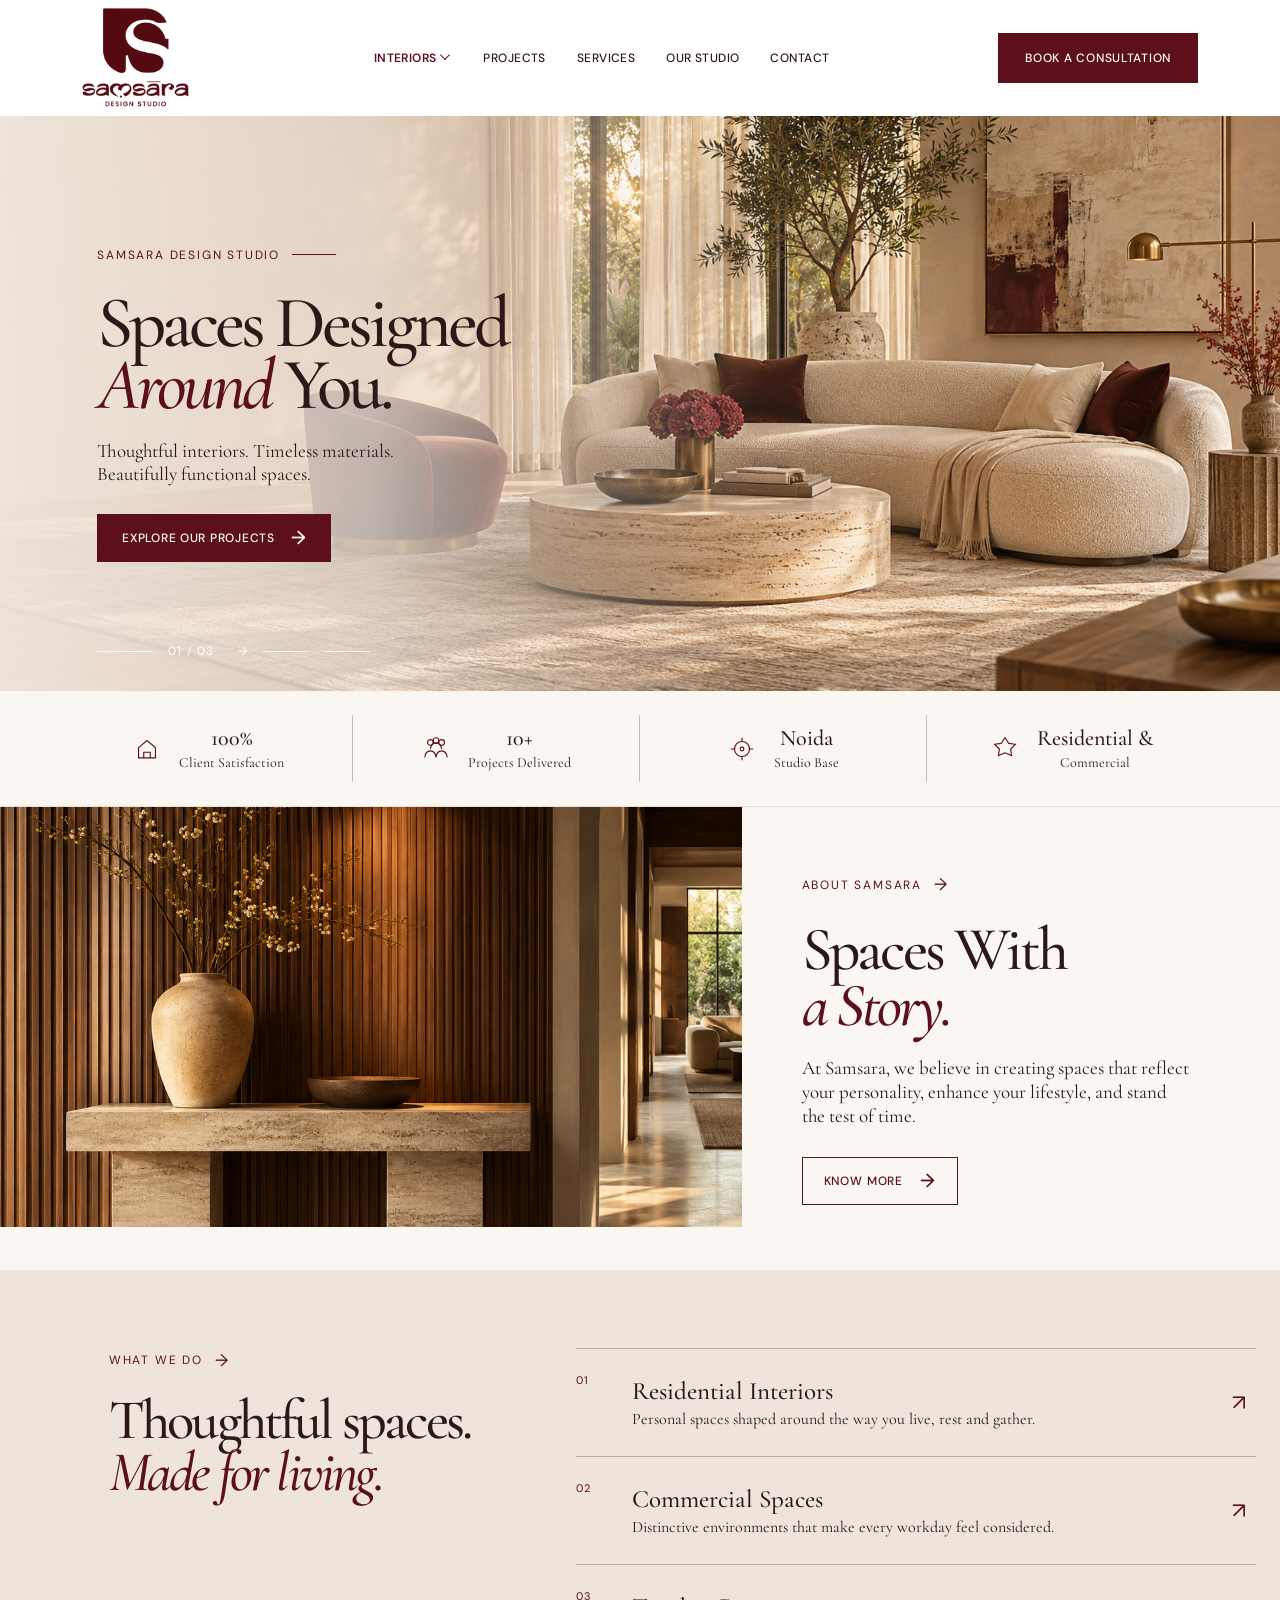
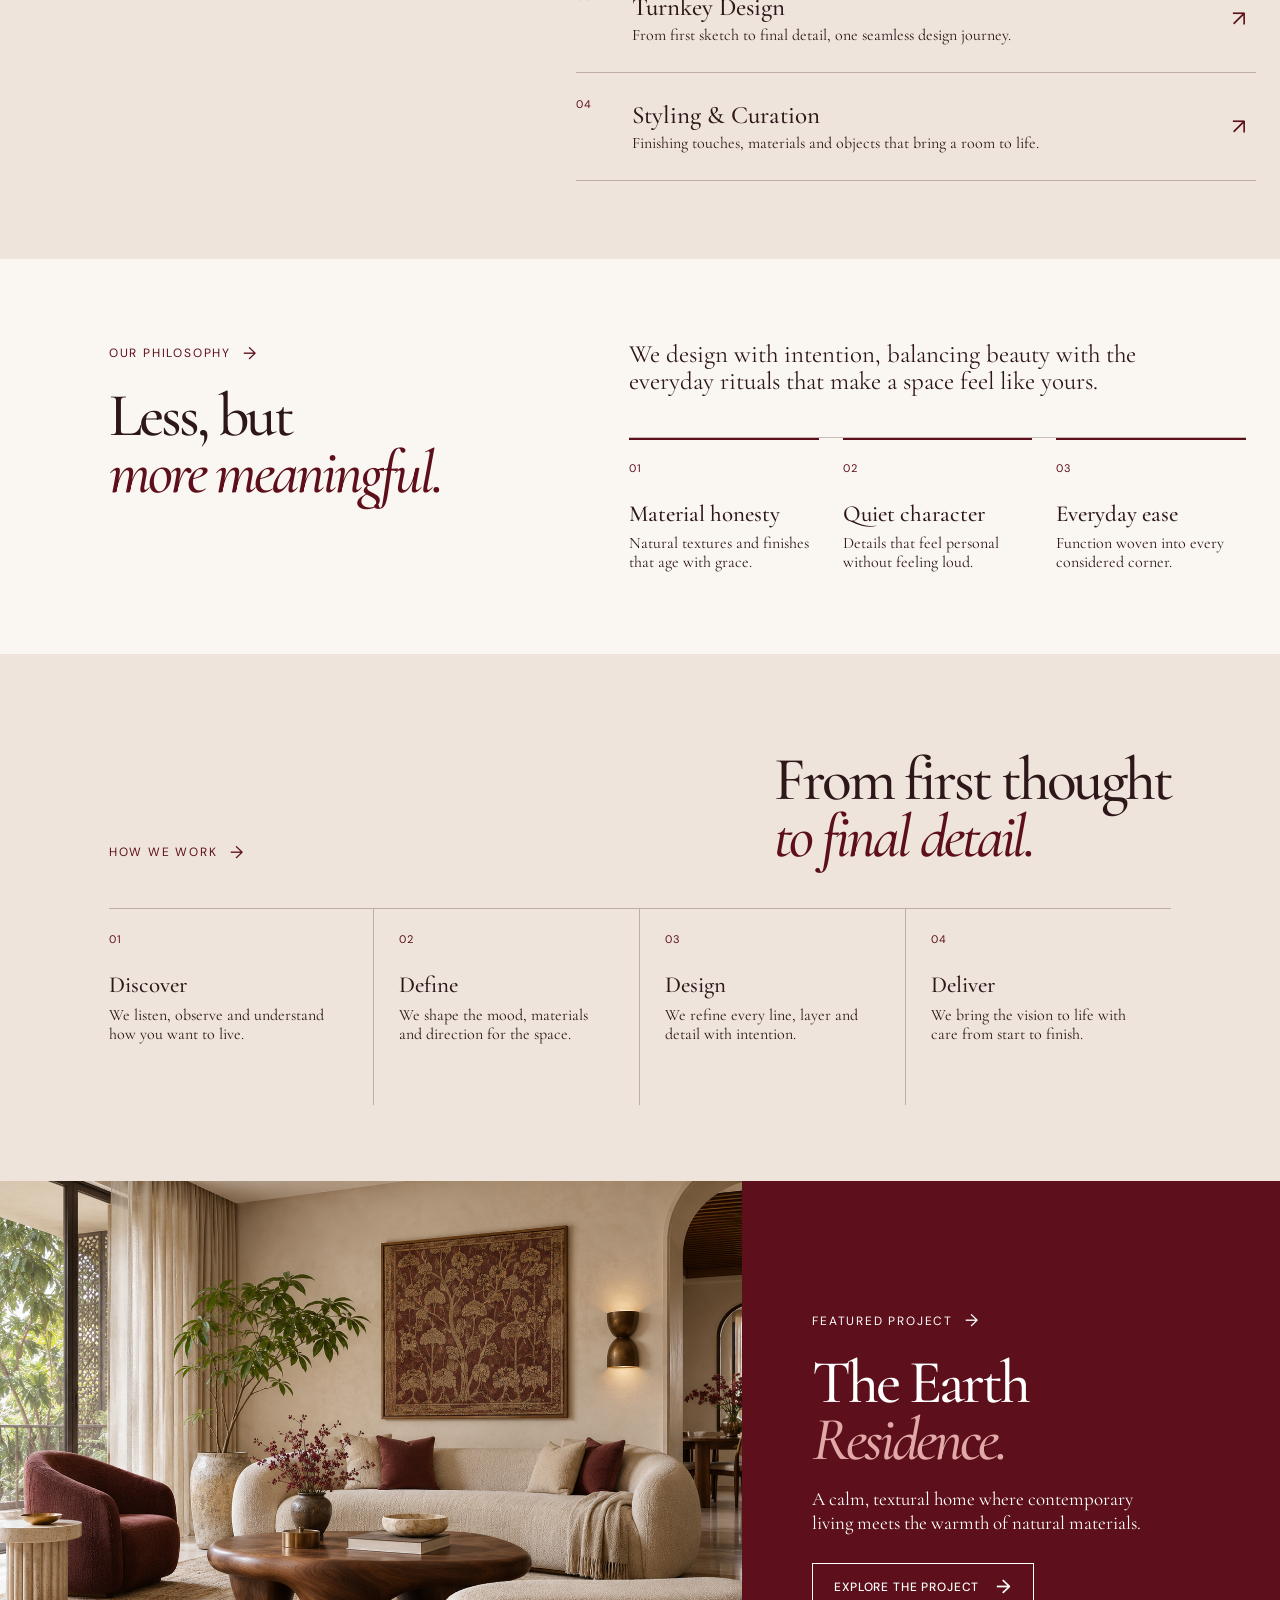
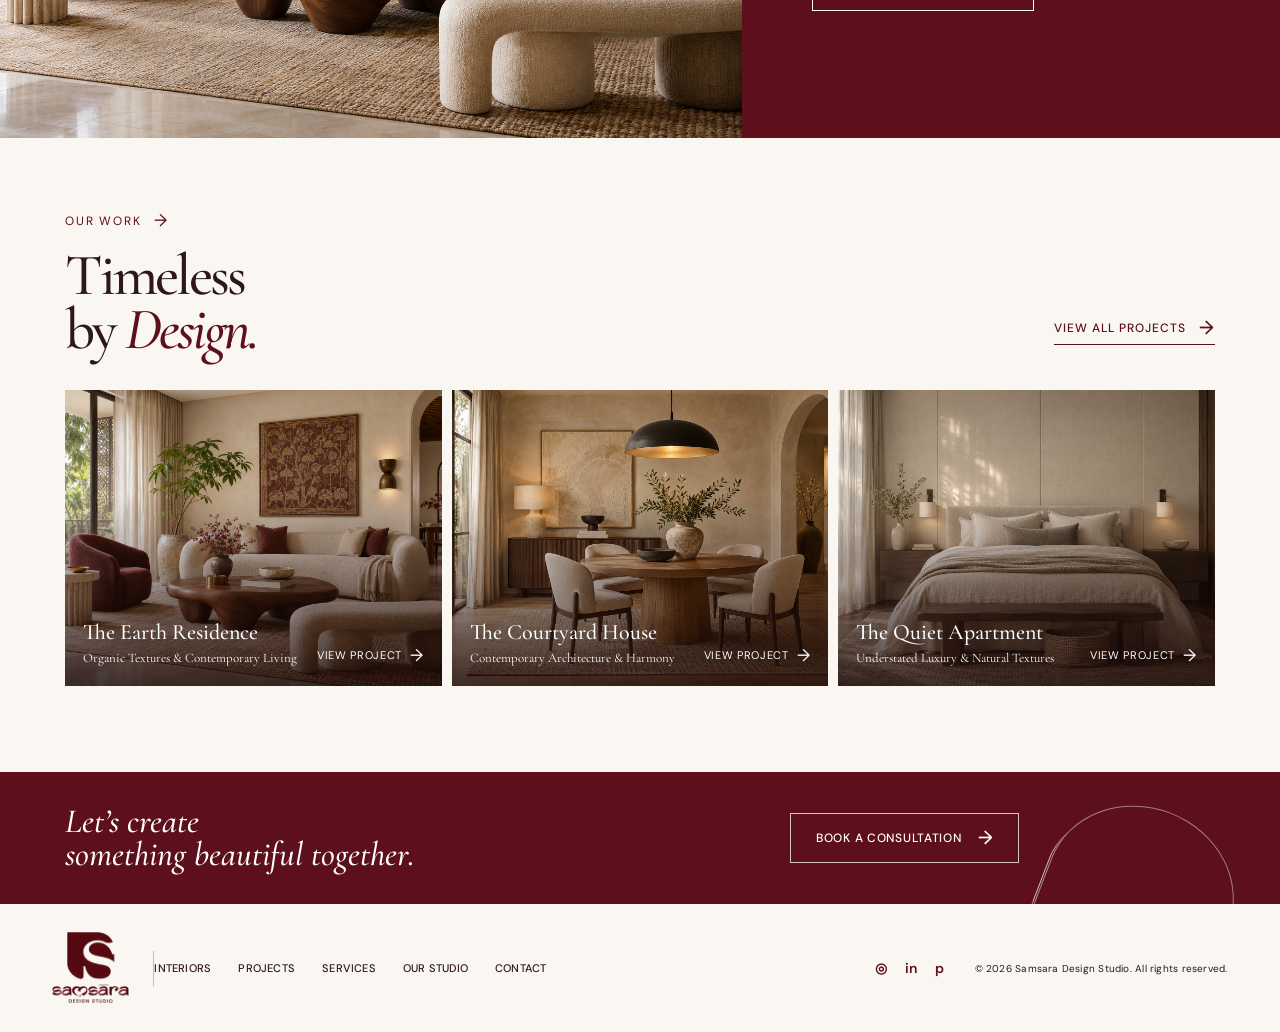
<file: index.html>
<!doctype html>
<html lang="en">
<head>
  <meta charset="utf-8">
  <meta name="viewport" content="width=device-width, initial-scale=1">
  <meta name="description" content="Samsara Design Studio creates timeless, functional interiors with warmth and intention.">
  <title>Samsara Design Studio | Spaces Designed Around You</title>
  <link rel="preconnect" href="https://fonts.googleapis.com">
  <link rel="preconnect" href="https://fonts.gstatic.com" crossorigin>
  <link href="https://fonts.googleapis.com/css2?family=Cormorant+Garamond:ital,wght@0,500;0,600;1,500;1,600&family=DM+Sans:wght@400;500;600&display=swap" rel="stylesheet">
  <link href="https://cdn.jsdelivr.net/npm/bootstrap@5.3.3/dist/css/bootstrap.min.css" rel="stylesheet">
  <link rel="stylesheet" href="css/style.css">
  <link rel="stylesheet" href="css/responsive.css">
  <link rel="stylesheet" href="css/pages.css">
</head>
<body>
  <header class="site-header">
    <div class="container header-container">
      <a class="brand" href="#top" aria-label="Samsara Design Studio home"><img src="images/logo.png" alt="Samsara Design Studio"></a>
      <nav class="nav" aria-label="Main navigation"><div class="nav-item dropdown"><a href="projects.html" class="nav-link dropdown-toggle" role="button" data-bs-toggle="dropdown" aria-expanded="false">Interiors</a><ul class="dropdown-menu"><li><a class="dropdown-item" href="residential.html">Residential</a></li><li><a class="dropdown-item" href="commercial.html">Commercial</a></li><li><a class="dropdown-item" href="turnkey.html">Turnkey Interiors</a></li></ul></div><a href="projects.html">Projects</a><a href="services.html">Services</a><a href="studio.html">Our Studio</a><a href="contact.html">Contact</a></nav>
      <a class="header-cta" href="#contact">Book a consultation</a><button class="menu-toggle" aria-label="Open menu">☰</button>
    </div>
  </header>
  <main id="top">
    <section class="hero" aria-label="Samsara Design Studio introduction"><img class="hero-image" src="images/hero.png" alt="Warm contemporary living room with layered natural textures"><div class="hero-content"><div class="eyebrow">Samsara Design Studio</div><h1>Spaces Designed<br><em>Around</em> You.</h1><p class="hero-copy">Thoughtful interiors. Timeless materials.<br>Beautifully functional spaces.</p><a class="button arrow" href="#work">Explore our projects</a></div><div class="hero-foot"><span class="rule"></span><span class="pages">01 / 03</span><span>→</span><span class="slide"></span><span class="slide"></span></div></section>
    <section class="stats" aria-label="Studio highlights"><div class="stat"><svg class="stat-icon" viewBox="0 0 32 32" fill="none" stroke="currentColor" stroke-width="1.2"><path d="M7 14.5 16 7l9 7.5v11H7z"/><path d="M12.5 25.5v-6h7v6"/></svg><div><strong>100%</strong><span>Client Satisfaction</span></div></div><div class="stat"><svg class="stat-icon" viewBox="0 0 32 32" fill="none" stroke="currentColor" stroke-width="1.2"><circle cx="10" cy="9" r="3"/><circle cx="22" cy="9" r="3"/><circle cx="16" cy="7" r="3"/><path d="M4 25c.5-4.5 2.6-7 6-7s5.5 2.5 6 7M16 25c.5-4.5 2.6-7 6-7s5.4 2 6 7M10 16c.6-4.5 2.6-6.5 6-6.5s5.4 2 6 6.5"/></svg><div><strong>10+</strong><span>Projects Delivered</span></div></div><div class="stat"><svg class="stat-icon" viewBox="0 0 32 32" fill="none" stroke="currentColor" stroke-width="1.2"><circle cx="16" cy="16" r="8"/><circle cx="16" cy="16" r="2"/><path d="M16 8V4M16 28v-4M8 16H4M28 16h-4"/></svg><div><strong>Noida</strong><span>Studio Base</span></div></div><div class="stat"><svg class="stat-icon" viewBox="0 0 32 32" fill="none" stroke="currentColor" stroke-width="1.2"><path d="m16 4 4 6 7 1-5 5 1 7-7-3-7 3 1-7-5-5 7-1z"/></svg><div><strong>Residential &amp;</strong><span>Commercial</span></div></div></section>
    <section class="about" id="about"><img class="about-image" src="images/about-foyer.png" alt="Textured foyer with stone console and sculptural pendant"><div class="about-copy"><div class="section-kicker">About Samsara</div><h2 class="section-title">Spaces With<br><em>a Story.</em></h2><p>At Samsara, we believe in creating spaces that reflect your personality, enhance your lifestyle, and stand the test of time.</p><a class="outline-button" href="#contact">Know more</a></div></section>
    <section class="services" id="services"><div class="services-heading"><div class="section-kicker">What we do</div><h2 class="section-title">Thoughtful spaces.<br><em>Made for living.</em></h2></div><div class="service-list"><article class="service-item"><span class="service-number">01</span><div><h3>Residential Interiors</h3><p>Personal spaces shaped around the way you live, rest and gather.</p></div><span class="service-arrow">↗</span></article><article class="service-item"><span class="service-number">02</span><div><h3>Commercial Spaces</h3><p>Distinctive environments that make every workday feel considered.</p></div><span class="service-arrow">↗</span></article><article class="service-item"><span class="service-number">03</span><div><h3>Turnkey Design</h3><p>From first sketch to final detail, one seamless design journey.</p></div><span class="service-arrow">↗</span></article><article class="service-item"><span class="service-number">04</span><div><h3>Styling &amp; Curation</h3><p>Finishing touches, materials and objects that bring a room to life.</p></div><span class="service-arrow">↗</span></article></div></section>
    <section class="philosophy" id="philosophy"><div class="philosophy-intro"><div class="section-kicker">Our philosophy</div><h2 class="section-title">Less, but<br><em>more meaningful.</em></h2></div><div class="philosophy-copy"><p>We design with intention, balancing beauty with the everyday rituals that make a space feel like yours.</p><div class="philosophy-values"><div><span>01</span><h3>Material honesty</h3><p>Natural textures and finishes that age with grace.</p></div><div><span>02</span><h3>Quiet character</h3><p>Details that feel personal without feeling loud.</p></div><div><span>03</span><h3>Everyday ease</h3><p>Function woven into every considered corner.</p></div></div></div></section>
    <section class="process" id="process"><div class="process-head"><div class="section-kicker">How we work</div><h2 class="section-title">From first thought<br><em>to final detail.</em></h2></div><div class="process-steps"><div class="process-step"><span>01</span><h3>Discover</h3><p>We listen, observe and understand how you want to live.</p></div><div class="process-step"><span>02</span><h3>Define</h3><p>We shape the mood, materials and direction for the space.</p></div><div class="process-step"><span>03</span><h3>Design</h3><p>We refine every line, layer and detail with intention.</p></div><div class="process-step"><span>04</span><h3>Deliver</h3><p>We bring the vision to life with care from start to finish.</p></div></div></section>
    <section class="featured" id="featured"><div class="featured-image-wrap"><img src="images/project-earth.png" alt="The Earth Residence living room project"></div><div class="featured-copy"><div class="section-kicker">Featured project</div><h2 class="section-title">The Earth<br><em>Residence.</em></h2><p>A calm, textural home where contemporary living meets the warmth of natural materials.</p><a class="outline-button" href="#work">Explore the project</a></div></section>
    <section class="work" id="work"><div class="work-top"><div><div class="section-kicker">Our work</div><h2 class="section-title">Timeless<br>by <em>Design.</em></h2></div><a class="view-all" href="projects.html">View all projects</a></div><div class="projects"><a class="project" href="residential.html"><img src="images/project-earth.png" alt="The Earth Residence project"><div class="project-info"><h3>The Earth Residence</h3><p>Organic Textures &amp; Contemporary Living</p></div><span class="project-link">View project</span></a><a class="project" href="commercial.html"><img src="images/project-courtyard.png" alt="The Courtyard House project"><div class="project-info"><h3>The Courtyard House</h3><p>Contemporary Architecture &amp; Harmony</p></div><span class="project-link">View project</span></a><a class="project" href="turnkey.html"><img src="images/project-quiet.png" alt="The Quiet Apartment project"><div class="project-info"><h3>The Quiet Apartment</h3><p>Understated Luxury &amp; Natural Textures</p></div><span class="project-link">View project</span></a></div></section>
    <section class="final-cta" id="contact"><h2>Let’s create<br>something beautiful together.</h2><a class="button arrow" href="mailto:hello@samsaradesignstudio.com">Book a consultation</a></section>
  </main>
  <footer id="footer"><div class="footer-brand"><img src="images/logo.png" alt="Samsara Design Studio"><span class="footer-divider"></span></div><nav class="footer-nav" aria-label="Footer navigation"><a href="projects.html">Interiors</a><a href="projects.html">Projects</a><a href="services.html">Services</a><a href="studio.html">Our Studio</a><a href="contact.html">Contact</a></nav><div class="socials"><a href="contact.html" aria-label="Instagram">◎</a><a href="contact.html" aria-label="LinkedIn">in</a><a href="contact.html" aria-label="Pinterest">p</a></div><span class="copyright">© 2026 Samsara Design Studio. All rights reserved.</span></footer>
  <script src="https://cdn.jsdelivr.net/npm/bootstrap@5.3.3/dist/js/bootstrap.bundle.min.js"></script>
  <script src="js/script.js"></script>
</body>
</html>
</file>
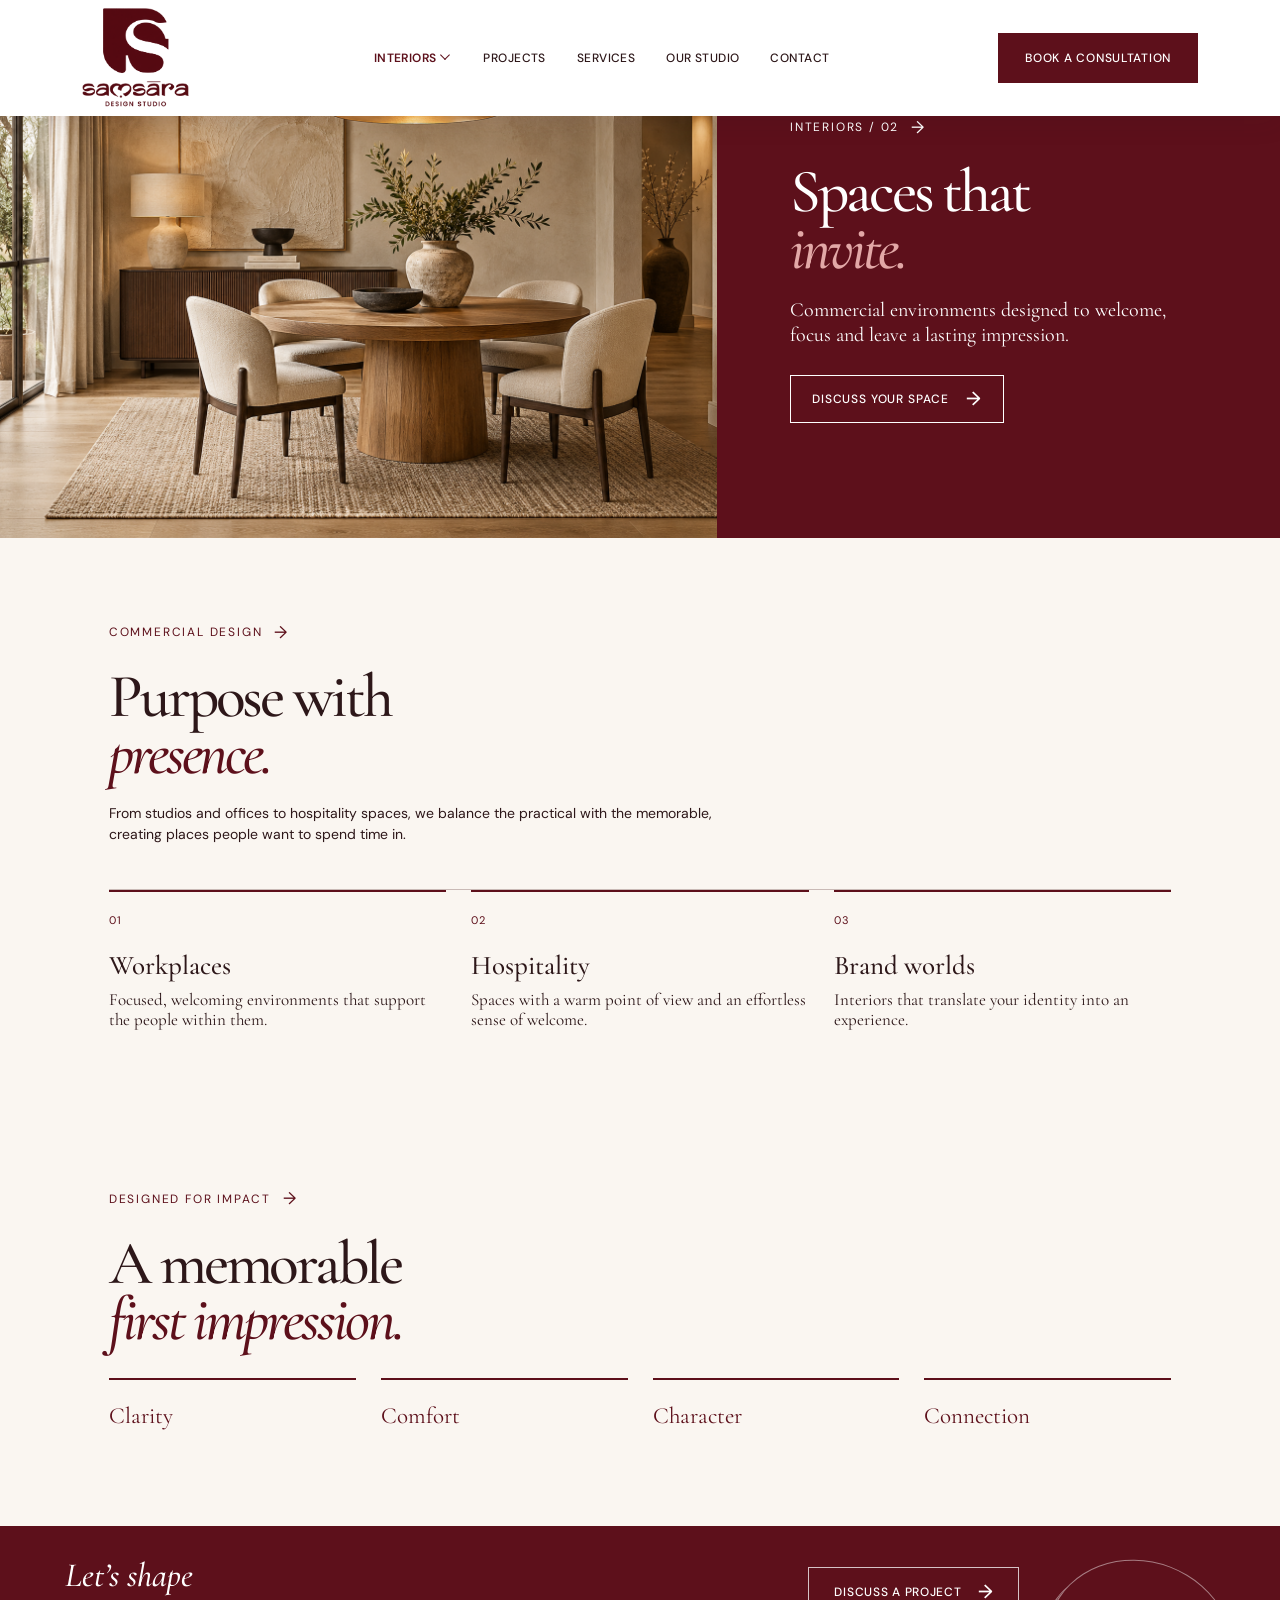
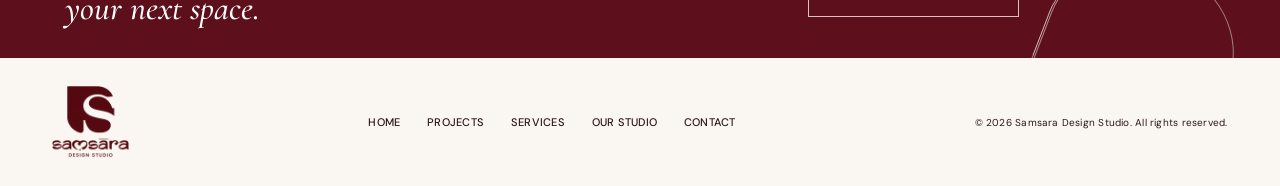
<file: commercial.html>
<!doctype html><html lang="en"><head><meta charset="utf-8"><meta name="viewport" content="width=device-width,initial-scale=1"><title>Commercial Interiors | Samsara Design Studio</title><link rel="preconnect" href="https://fonts.googleapis.com"><link rel="preconnect" href="https://fonts.gstatic.com" crossorigin><link href="https://fonts.googleapis.com/css2?family=Cormorant+Garamond:ital,wght@0,500;0,600;1,500;1,600&family=DM+Sans:wght@400;500;600&display=swap" rel="stylesheet"><link href="https://cdn.jsdelivr.net/npm/bootstrap@5.3.3/dist/css/bootstrap.min.css" rel="stylesheet"><link rel="stylesheet" href="css/style.css"><link rel="stylesheet" href="css/responsive.css"><link rel="stylesheet" href="css/pages.css"></head><body class="inner-page"><header class="site-header"><div class="container header-container"><a class="brand" href="index.html"><img src="images/logo.png" alt="Samsara Design Studio"></a><nav class="nav"><div class="nav-item dropdown"><a href="projects.html" class="nav-link dropdown-toggle" role="button" data-bs-toggle="dropdown">Interiors</a><ul class="dropdown-menu"><li><a class="dropdown-item" href="residential.html">Residential</a></li><li><a class="dropdown-item" href="commercial.html">Commercial</a></li><li><a class="dropdown-item" href="turnkey.html">Turnkey Interiors</a></li></ul></div><a href="projects.html">Projects</a><a href="services.html">Services</a><a href="studio.html">Our Studio</a><a href="contact.html">Contact</a></nav><a class="header-cta" href="contact.html">Book a consultation</a><button class="menu-toggle">☰</button></div></header><main><section class="category-split"><img src="images/project-courtyard.png" alt="Commercial interior by Samsara Design Studio"><div class="split-copy"><div class="section-kicker">Interiors / 02</div><h1 class="section-title">Spaces that<br><em>invite.</em></h1><p>Commercial environments designed to welcome, focus and leave a lasting impression.</p><a class="outline-button" href="contact.html">Discuss your space</a></div></section><section class="page-section"><div class="section-kicker">Commercial design</div><h2 class="section-title">Purpose with<br><em>presence.</em></h2><p class="page-intro" style="padding:0;max-width:620px">From studios and offices to hospitality spaces, we balance the practical with the memorable, creating places people want to spend time in.</p><div class="room-grid"><div><span>01</span><h3>Workplaces</h3><p>Focused, welcoming environments that support the people within them.</p></div><div><span>02</span><h3>Hospitality</h3><p>Spaces with a warm point of view and an effortless sense of welcome.</p></div><div><span>03</span><h3>Brand worlds</h3><p>Interiors that translate your identity into an experience.</p></div></div></section><section class="commercial-focus"><div class="section-kicker">Designed for impact</div><h2 class="section-title">A memorable<br><em>first impression.</em></h2><div class="focus-points"><span>Clarity</span><span>Comfort</span><span>Character</span><span>Connection</span></div></section><section class="final-cta"><h2>Let’s shape<br>your next space.</h2><a class="button arrow" href="contact.html">Discuss a project</a></section></main><footer id="footer"><div class="footer-brand"><img src="images/logo.png" alt="Samsara Design Studio"></div><nav class="footer-nav"><a href="index.html">Home</a><a href="projects.html">Projects</a><a href="services.html">Services</a><a href="studio.html">Our Studio</a><a href="contact.html">Contact</a></nav><span class="copyright">© 2026 Samsara Design Studio. All rights reserved.</span></footer><script src="https://cdn.jsdelivr.net/npm/bootstrap@5.3.3/dist/js/bootstrap.bundle.min.js"></script><script src="js/script.js"></script></body></html>
</file>
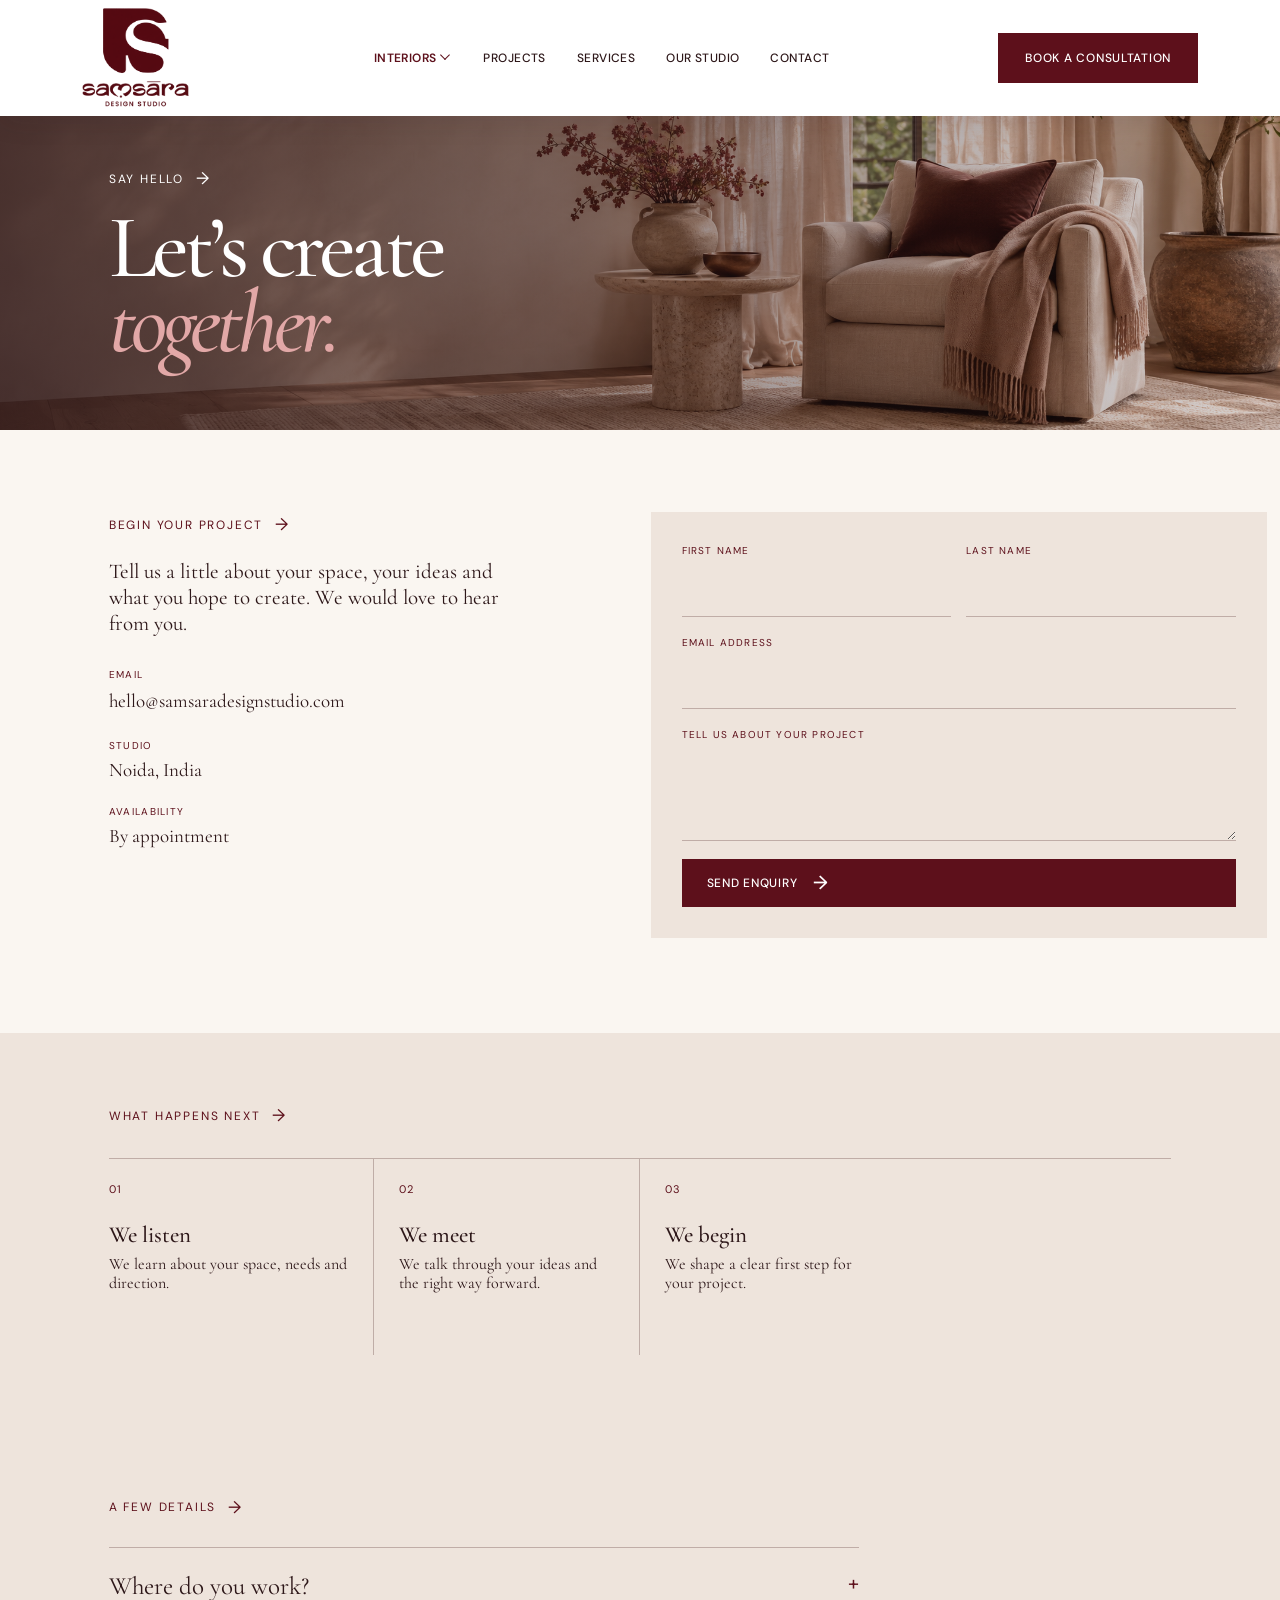
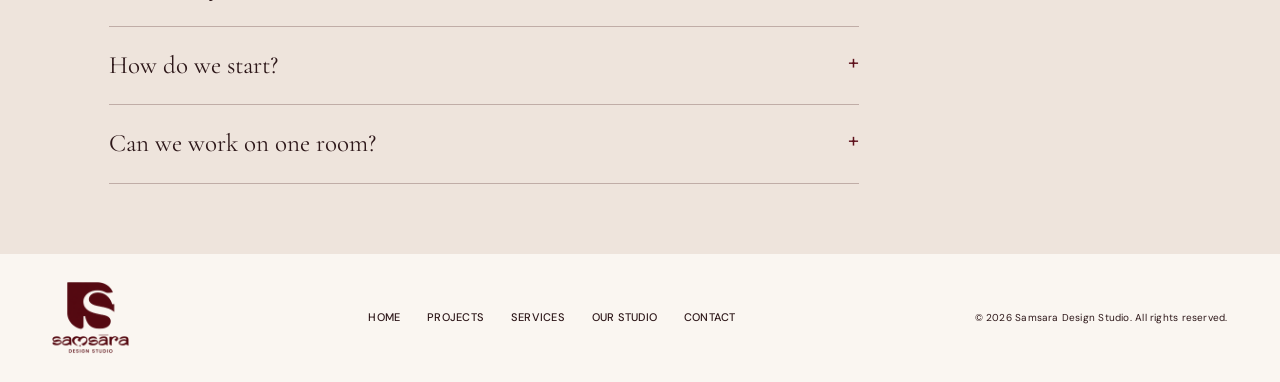
<file: contact.html>
<!doctype html><html lang="en"><head><meta charset="utf-8"><meta name="viewport" content="width=device-width,initial-scale=1"><title>Contact | Samsara Design Studio</title><link rel="preconnect" href="https://fonts.googleapis.com"><link rel="preconnect" href="https://fonts.gstatic.com" crossorigin><link href="https://fonts.googleapis.com/css2?family=Cormorant+Garamond:ital,wght@0,500;0,600;1,500;1,600&family=DM+Sans:wght@400;500;600&display=swap" rel="stylesheet"><link href="https://cdn.jsdelivr.net/npm/bootstrap@5.3.3/dist/css/bootstrap.min.css" rel="stylesheet"><link rel="stylesheet" href="css/style.css"><link rel="stylesheet" href="css/responsive.css"><link rel="stylesheet" href="css/pages.css"></head><body class="inner-page"><header class="site-header"><div class="container header-container"><a class="brand" href="index.html"><img src="images/logo.png" alt="Samsara Design Studio"></a><nav class="nav"><div class="nav-item dropdown"><a href="projects.html" class="nav-link dropdown-toggle" role="button" data-bs-toggle="dropdown">Interiors</a><ul class="dropdown-menu"><li><a class="dropdown-item" href="residential.html">Residential</a></li><li><a class="dropdown-item" href="commercial.html">Commercial</a></li><li><a class="dropdown-item" href="turnkey.html">Turnkey Interiors</a></li></ul></div><a href="projects.html">Projects</a><a href="services.html">Services</a><a href="studio.html">Our Studio</a><a href="contact.html">Contact</a></nav><a class="header-cta" href="contact.html">Book a consultation</a><button class="menu-toggle">☰</button></div></header><main><section class="page-hero"><div><div class="section-kicker">Say hello</div><h1>Let’s create<br><em>together.</em></h1></div></section><section class="contact-layout"><div class="contact-copy"><div class="section-kicker">Begin your project</div><p>Tell us a little about your space, your ideas and what you hope to create. We would love to hear from you.</p><div class="contact-details"><div class="contact-detail"><span>Email</span><a href="mailto:hello@samsaradesignstudio.com">hello@samsaradesignstudio.com</a></div><div class="contact-detail"><span>Studio</span><p>Noida, India</p></div><div class="contact-detail"><span>Availability</span><p>By appointment</p></div></div></div><form class="contact-form" onsubmit="event.preventDefault(); alert('Thank you. We will be in touch soon.');"><div class="form-row"><label>First name<input type="text" required></label><label>Last name<input type="text" required></label></div><label>Email address<input type="email" required></label><label>Tell us about your project<textarea required></textarea></label><button class="button arrow" type="submit">Send enquiry</button></form></section><section class="contact-process"><div class="section-kicker">What happens next</div><div class="process-steps"><div class="process-step"><span>01</span><h3>We listen</h3><p>We learn about your space, needs and direction.</p></div><div class="process-step"><span>02</span><h3>We meet</h3><p>We talk through your ideas and the right way forward.</p></div><div class="process-step"><span>03</span><h3>We begin</h3><p>We shape a clear first step for your project.</p></div></div></section><section class="contact-faq"><div class="section-kicker">A few details</div><div class="faq-list"><details><summary>Where do you work?</summary><p>Our studio is based in Noida and we work with clients across India.</p></details><details><summary>How do we start?</summary><p>Send us an enquiry with a little about your space and we will get back to you.</p></details><details><summary>Can we work on one room?</summary><p>Yes. Projects can be as focused as one room or as complete as an entire home.</p></details></div></section></main><footer id="footer"><div class="footer-brand"><img src="images/logo.png" alt="Samsara Design Studio"></div><nav class="footer-nav"><a href="index.html">Home</a><a href="projects.html">Projects</a><a href="services.html">Services</a><a href="studio.html">Our Studio</a><a href="contact.html">Contact</a></nav><span class="copyright">© 2026 Samsara Design Studio. All rights reserved.</span></footer><script src="https://cdn.jsdelivr.net/npm/bootstrap@5.3.3/dist/js/bootstrap.bundle.min.js"></script><script src="js/script.js"></script></body></html>
</file>
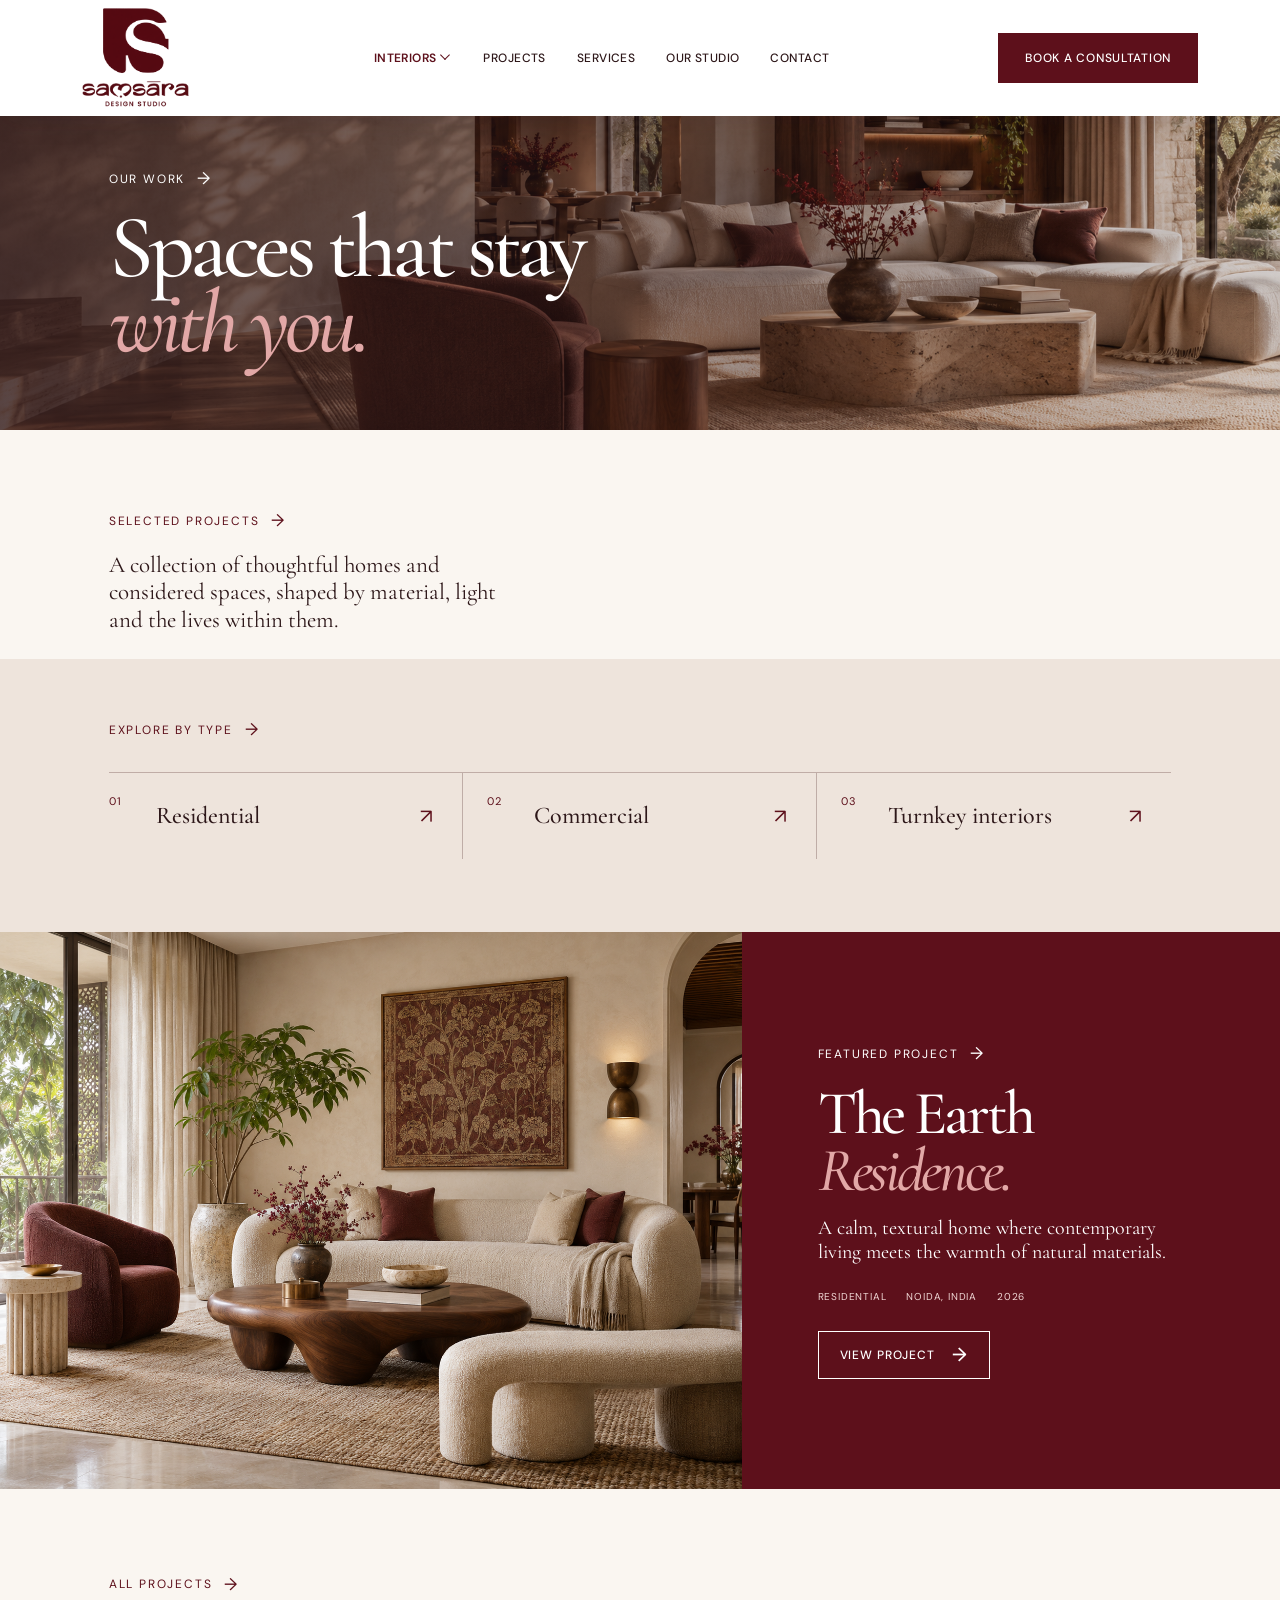
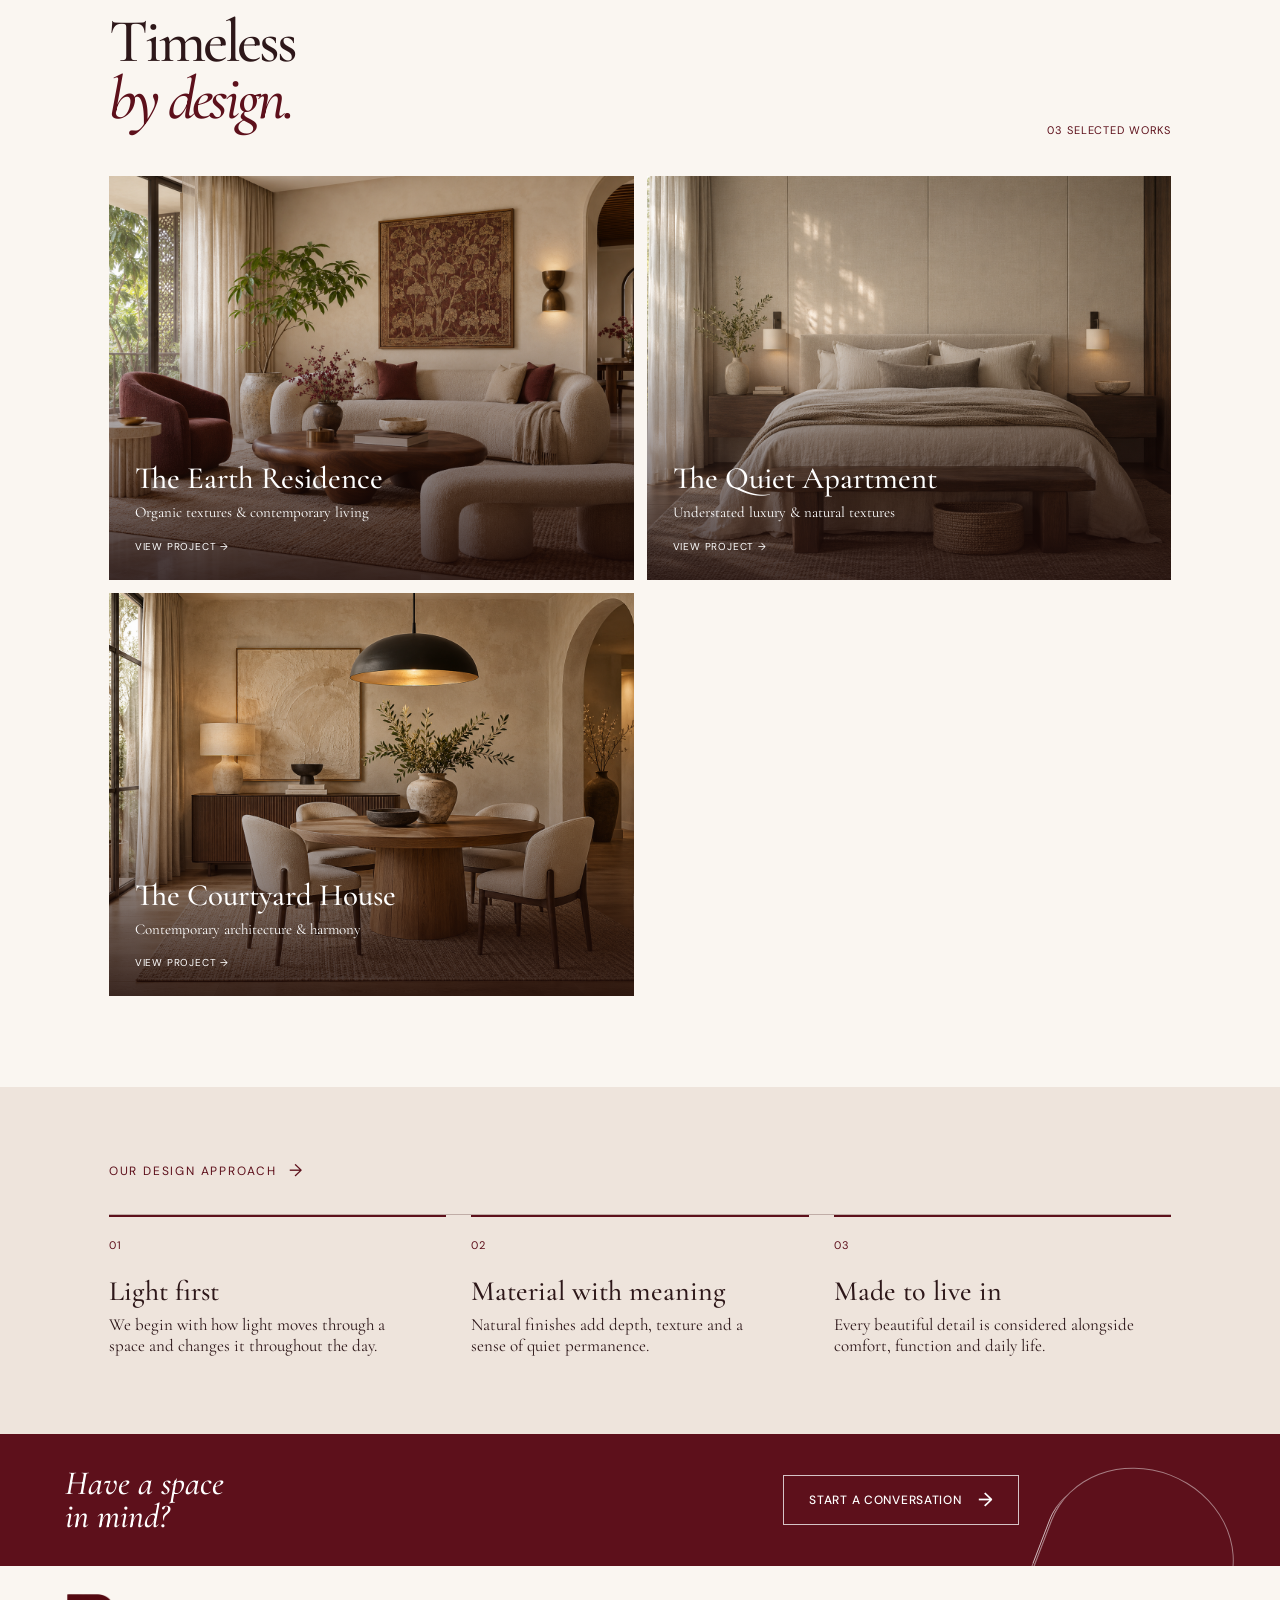
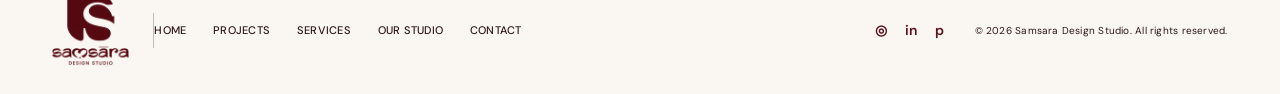
<file: projects.html>
<!doctype html>
<html lang="en">
<head>
  <meta charset="utf-8">
  <meta name="viewport" content="width=device-width,initial-scale=1">
  <title>Projects | Samsara Design Studio</title>
  <link rel="preconnect" href="https://fonts.googleapis.com"><link rel="preconnect" href="https://fonts.gstatic.com" crossorigin>
  <link href="https://fonts.googleapis.com/css2?family=Cormorant+Garamond:ital,wght@0,500;0,600;1,500;1,600&family=DM+Sans:wght@400;500;600&display=swap" rel="stylesheet">
  <link href="https://cdn.jsdelivr.net/npm/bootstrap@5.3.3/dist/css/bootstrap.min.css" rel="stylesheet"><link rel="stylesheet" href="css/style.css"><link rel="stylesheet" href="css/responsive.css"><link rel="stylesheet" href="css/pages.css">
</head>
<body class="inner-page">
  <header class="site-header"><div class="container header-container"><a class="brand" href="index.html"><img src="images/logo.png" alt="Samsara Design Studio"></a><nav class="nav" aria-label="Main navigation"><div class="nav-item dropdown"><a href="projects.html" class="nav-link dropdown-toggle" role="button" data-bs-toggle="dropdown" aria-expanded="false">Interiors</a><ul class="dropdown-menu"><li><a class="dropdown-item" href="residential.html">Residential</a></li><li><a class="dropdown-item" href="commercial.html">Commercial</a></li><li><a class="dropdown-item" href="turnkey.html">Turnkey Interiors</a></li></ul></div><a href="projects.html">Projects</a><a href="services.html">Services</a><a href="studio.html">Our Studio</a><a href="contact.html">Contact</a></nav><a class="header-cta" href="contact.html">Book a consultation</a><button class="menu-toggle" aria-label="Open menu">☰</button></div></header>
  <main>
    <section class="page-hero"><div><div class="section-kicker">Our work</div><h1>Spaces that stay<br><em>with you.</em></h1></div></section>
    <section class="page-intro"><div class="section-kicker">Selected projects</div><p>A collection of thoughtful homes and considered spaces, shaped by material, light and the lives within them.</p></section>
    <section class="project-categories"><div class="section-kicker">Explore by type</div><div class="category-links"><a href="residential.html"><span>01</span><strong>Residential</strong><i>↗</i></a><a href="commercial.html"><span>02</span><strong>Commercial</strong><i>↗</i></a><a href="turnkey.html"><span>03</span><strong>Turnkey interiors</strong><i>↗</i></a></div></section>
    <section class="featured-project"><div class="featured-project-image"><img src="images/project-earth.png" alt="The Earth Residence living room"></div><div class="featured-project-copy"><div class="section-kicker">Featured project</div><h2 class="section-title">The Earth<br><em>Residence.</em></h2><p>A calm, textural home where contemporary living meets the warmth of natural materials.</p><div class="project-meta"><span>Residential</span><span>Noida, India</span><span>2026</span></div><a class="outline-button" href="residential.html">View project</a></div></section>
    <section class="page-projects-section"><div class="projects-section-head"><div><div class="section-kicker">All projects</div><h2 class="section-title">Timeless<br><em>by design.</em></h2></div><span class="project-count">03 selected works</span></div><div class="page-project-grid"><a class="page-project-card" href="residential.html"><img src="images/project-earth.png" alt="The Earth Residence"><div class="page-project-info"><h2>The Earth Residence</h2><p>Organic textures &amp; contemporary living</p><span>View project →</span></div></a><a class="page-project-card" href="residential.html"><img src="images/project-quiet.png" alt="The Quiet Apartment"><div class="page-project-info"><h2>The Quiet Apartment</h2><p>Understated luxury &amp; natural textures</p><span>View project →</span></div></a><a class="page-project-card" href="commercial.html"><img src="images/project-courtyard.png" alt="The Courtyard House"><div class="page-project-info"><h2>The Courtyard House</h2><p>Contemporary architecture &amp; harmony</p><span>View project →</span></div></a></div></section>
    <section class="project-approach"><div class="section-kicker">Our design approach</div><div class="approach-grid"><div><span>01</span><h3>Light first</h3><p>We begin with how light moves through a space and changes it throughout the day.</p></div><div><span>02</span><h3>Material with meaning</h3><p>Natural finishes add depth, texture and a sense of quiet permanence.</p></div><div><span>03</span><h3>Made to live in</h3><p>Every beautiful detail is considered alongside comfort, function and daily life.</p></div></div></section>
    <section class="final-cta"><h2>Have a space<br>in mind?</h2><a class="button arrow" href="contact.html">Start a conversation</a></section>
  </main>
  <footer id="footer"><div class="footer-brand"><img src="images/logo.png" alt="Samsara Design Studio"><span class="footer-divider"></span></div><nav class="footer-nav"><a href="index.html">Home</a><a href="projects.html">Projects</a><a href="services.html">Services</a><a href="studio.html">Our Studio</a><a href="contact.html">Contact</a></nav><div class="socials"><a href="contact.html">◎</a><a href="contact.html">in</a><a href="contact.html">p</a></div><span class="copyright">© 2026 Samsara Design Studio. All rights reserved.</span></footer>
  <script src="https://cdn.jsdelivr.net/npm/bootstrap@5.3.3/dist/js/bootstrap.bundle.min.js"></script><script src="js/script.js"></script>
</body>
</html>
</file>
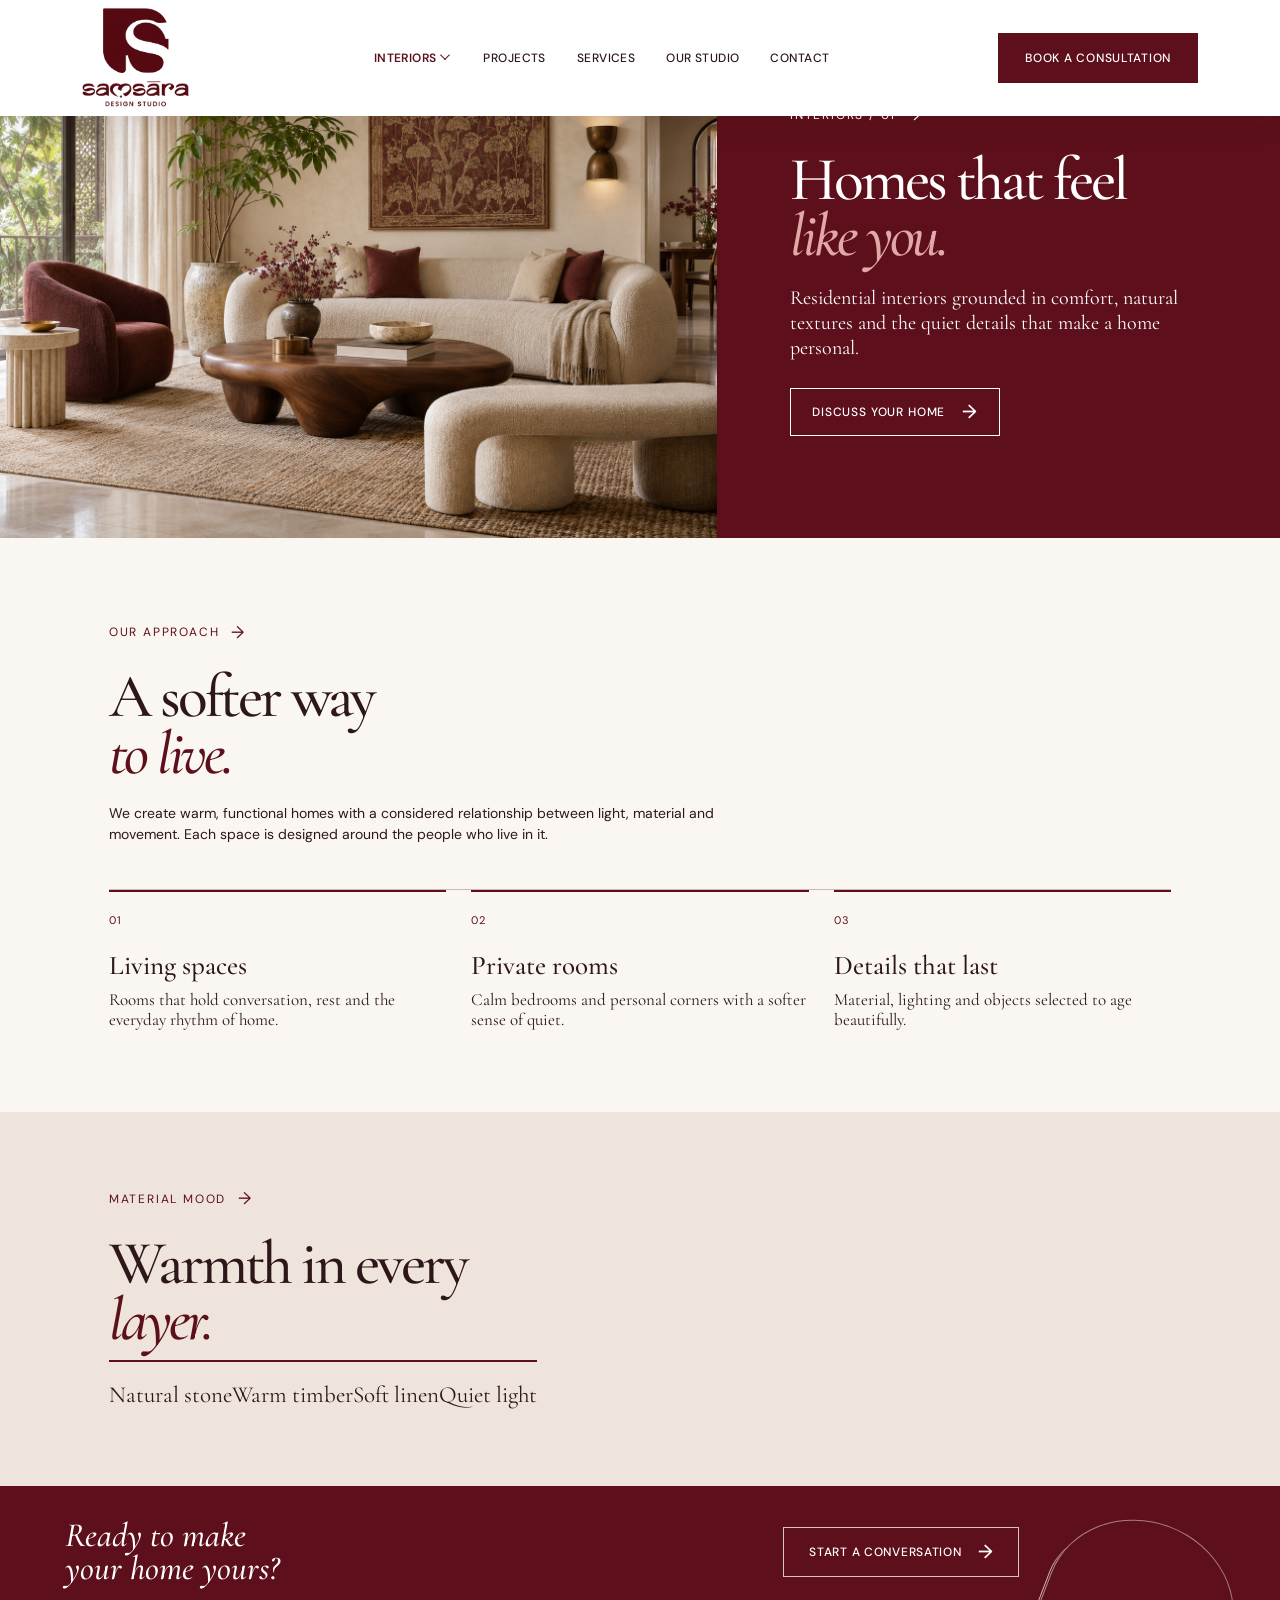
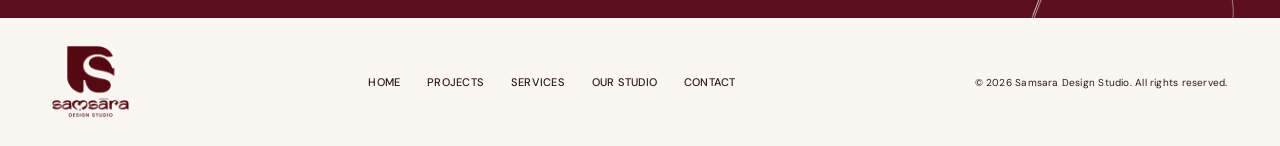
<file: residential.html>
<!doctype html><html lang="en"><head><meta charset="utf-8"><meta name="viewport" content="width=device-width,initial-scale=1"><title>Residential Interiors | Samsara Design Studio</title><link rel="preconnect" href="https://fonts.googleapis.com"><link rel="preconnect" href="https://fonts.gstatic.com" crossorigin><link href="https://fonts.googleapis.com/css2?family=Cormorant+Garamond:ital,wght@0,500;0,600;1,500;1,600&family=DM+Sans:wght@400;500;600&display=swap" rel="stylesheet"><link href="https://cdn.jsdelivr.net/npm/bootstrap@5.3.3/dist/css/bootstrap.min.css" rel="stylesheet"><link rel="stylesheet" href="css/style.css"><link rel="stylesheet" href="css/responsive.css"><link rel="stylesheet" href="css/pages.css"></head><body class="inner-page"><header class="site-header"><div class="container header-container"><a class="brand" href="index.html"><img src="images/logo.png" alt="Samsara Design Studio"></a><nav class="nav"><div class="nav-item dropdown"><a href="projects.html" class="nav-link dropdown-toggle" role="button" data-bs-toggle="dropdown">Interiors</a><ul class="dropdown-menu"><li><a class="dropdown-item" href="residential.html">Residential</a></li><li><a class="dropdown-item" href="commercial.html">Commercial</a></li><li><a class="dropdown-item" href="turnkey.html">Turnkey Interiors</a></li></ul></div><a href="projects.html">Projects</a><a href="services.html">Services</a><a href="studio.html">Our Studio</a><a href="contact.html">Contact</a></nav><a class="header-cta" href="contact.html">Book a consultation</a><button class="menu-toggle">☰</button></div></header><main><section class="category-split"><img src="images/project-earth.png" alt="Residential interior by Samsara Design Studio"><div class="split-copy"><div class="section-kicker">Interiors / 01</div><h1 class="section-title">Homes that feel<br><em>like you.</em></h1><p>Residential interiors grounded in comfort, natural textures and the quiet details that make a home personal.</p><a class="outline-button" href="contact.html">Discuss your home</a></div></section><section class="page-section"><div class="section-kicker">Our approach</div><h2 class="section-title">A softer way<br><em>to live.</em></h2><p class="page-intro" style="padding:0;max-width:620px">We create warm, functional homes with a considered relationship between light, material and movement. Each space is designed around the people who live in it.</p><div class="room-grid"><div><span>01</span><h3>Living spaces</h3><p>Rooms that hold conversation, rest and the everyday rhythm of home.</p></div><div><span>02</span><h3>Private rooms</h3><p>Calm bedrooms and personal corners with a softer sense of quiet.</p></div><div><span>03</span><h3>Details that last</h3><p>Material, lighting and objects selected to age beautifully.</p></div></div></section><section class="material-strip"><div class="section-kicker">Material mood</div><h2 class="section-title">Warmth in every<br><em>layer.</em></h2><div class="material-list"><span>Natural stone</span><span>Warm timber</span><span>Soft linen</span><span>Quiet light</span></div></section><section class="final-cta"><h2>Ready to make<br>your home yours?</h2><a class="button arrow" href="contact.html">Start a conversation</a></section></main><footer id="footer"><div class="footer-brand"><img src="images/logo.png" alt="Samsara Design Studio"></div><nav class="footer-nav"><a href="index.html">Home</a><a href="projects.html">Projects</a><a href="services.html">Services</a><a href="studio.html">Our Studio</a><a href="contact.html">Contact</a></nav><span class="copyright">© 2026 Samsara Design Studio. All rights reserved.</span></footer><script src="https://cdn.jsdelivr.net/npm/bootstrap@5.3.3/dist/js/bootstrap.bundle.min.js"></script><script src="js/script.js"></script></body></html>
</file>
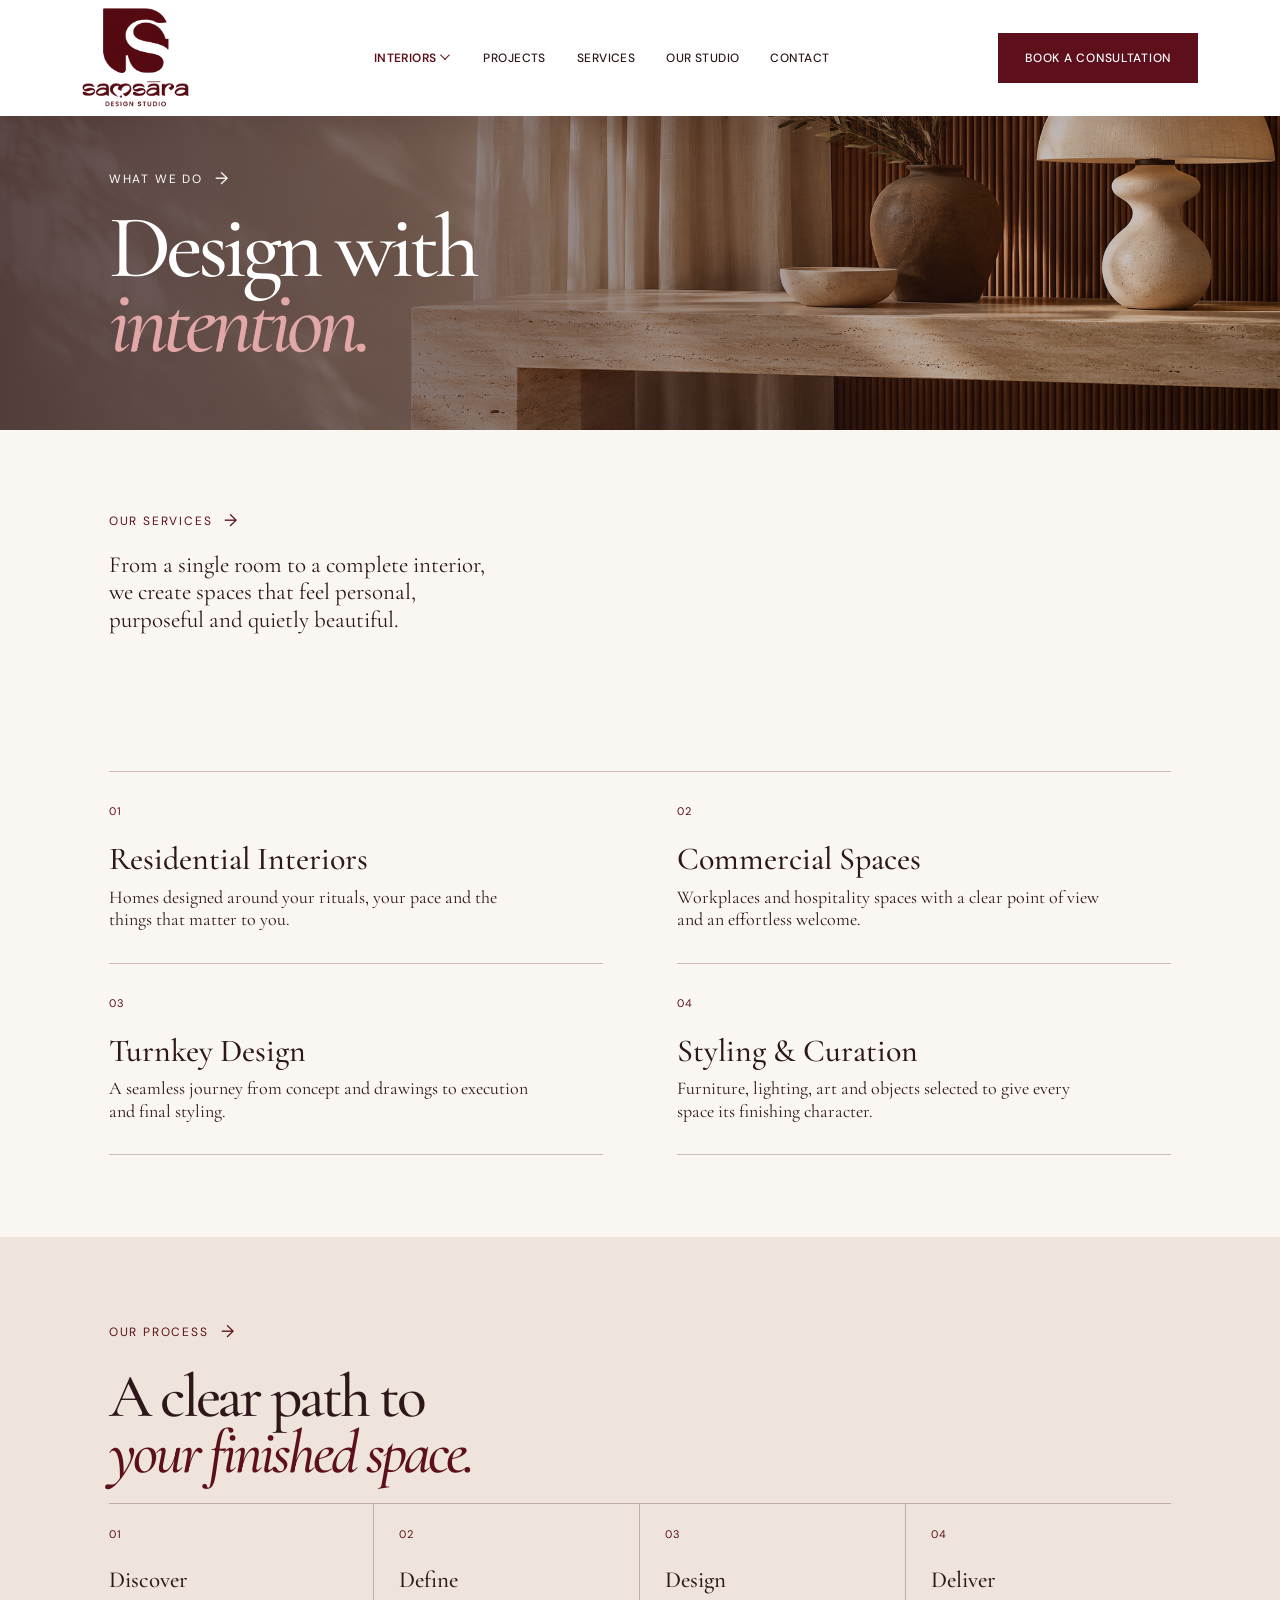
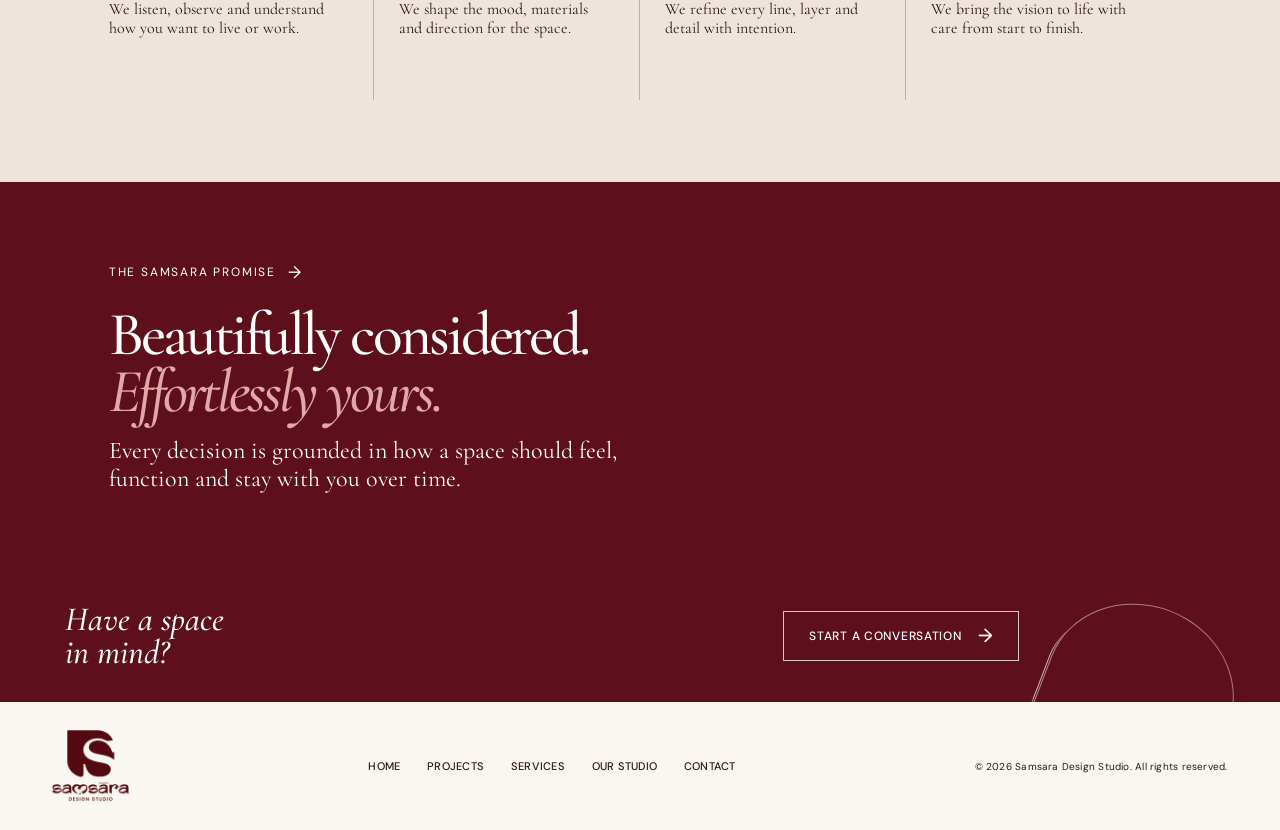
<file: services.html>
<!doctype html><html lang="en"><head><meta charset="utf-8"><meta name="viewport" content="width=device-width,initial-scale=1"><title>Services | Samsara Design Studio</title><link rel="preconnect" href="https://fonts.googleapis.com"><link rel="preconnect" href="https://fonts.gstatic.com" crossorigin><link href="https://fonts.googleapis.com/css2?family=Cormorant+Garamond:ital,wght@0,500;0,600;1,500;1,600&family=DM+Sans:wght@400;500;600&display=swap" rel="stylesheet"><link href="https://cdn.jsdelivr.net/npm/bootstrap@5.3.3/dist/css/bootstrap.min.css" rel="stylesheet"><link rel="stylesheet" href="css/style.css"><link rel="stylesheet" href="css/responsive.css"><link rel="stylesheet" href="css/pages.css"></head><body class="inner-page"><header class="site-header"><div class="container header-container"><a class="brand" href="index.html"><img src="images/logo.png" alt="Samsara Design Studio"></a><nav class="nav"><div class="nav-item dropdown"><a href="projects.html" class="nav-link dropdown-toggle" role="button" data-bs-toggle="dropdown">Interiors</a><ul class="dropdown-menu"><li><a class="dropdown-item" href="residential.html">Residential</a></li><li><a class="dropdown-item" href="commercial.html">Commercial</a></li><li><a class="dropdown-item" href="turnkey.html">Turnkey Interiors</a></li></ul></div><a href="projects.html">Projects</a><a href="services.html">Services</a><a href="studio.html">Our Studio</a><a href="contact.html">Contact</a></nav><a class="header-cta" href="contact.html">Book a consultation</a><button class="menu-toggle">☰</button></div></header><main><section class="page-hero"><div><div class="section-kicker">What we do</div><h1>Design with<br><em>intention.</em></h1></div></section><section class="page-intro"><div class="section-kicker">Our services</div><p>From a single room to a complete interior, we create spaces that feel personal, purposeful and quietly beautiful.</p></section><section class="page-section"><div class="service-page-grid"><article class="service-page-card"><span>01</span><h2>Residential Interiors</h2><p>Homes designed around your rituals, your pace and the things that matter to you.</p></article><article class="service-page-card"><span>02</span><h2>Commercial Spaces</h2><p>Workplaces and hospitality spaces with a clear point of view and an effortless welcome.</p></article><article class="service-page-card"><span>03</span><h2>Turnkey Design</h2><p>A seamless journey from concept and drawings to execution and final styling.</p></article><article class="service-page-card"><span>04</span><h2>Styling &amp; Curation</h2><p>Furniture, lighting, art and objects selected to give every space its finishing character.</p></article></div></section><section class="page-section soft"><div class="section-kicker">Our process</div><h2 class="section-title">A clear path to<br><em>your finished space.</em></h2><div class="process-steps"><div class="process-step"><span>01</span><h3>Discover</h3><p>We listen, observe and understand how you want to live or work.</p></div><div class="process-step"><span>02</span><h3>Define</h3><p>We shape the mood, materials and direction for the space.</p></div><div class="process-step"><span>03</span><h3>Design</h3><p>We refine every line, layer and detail with intention.</p></div><div class="process-step"><span>04</span><h3>Deliver</h3><p>We bring the vision to life with care from start to finish.</p></div></div></section><section class="service-promise"><div class="section-kicker">The Samsara promise</div><h2 class="section-title">Beautifully considered.<br><em>Effortlessly yours.</em></h2><p>Every decision is grounded in how a space should feel, function and stay with you over time.</p></section><section class="final-cta"><h2>Have a space<br>in mind?</h2><a class="button arrow" href="contact.html">Start a conversation</a></section></main><footer id="footer"><div class="footer-brand"><img src="images/logo.png" alt="Samsara Design Studio"></div><nav class="footer-nav"><a href="index.html">Home</a><a href="projects.html">Projects</a><a href="services.html">Services</a><a href="studio.html">Our Studio</a><a href="contact.html">Contact</a></nav><span class="copyright">© 2026 Samsara Design Studio. All rights reserved.</span></footer><script src="https://cdn.jsdelivr.net/npm/bootstrap@5.3.3/dist/js/bootstrap.bundle.min.js"></script><script src="js/script.js"></script></body></html>
</file>
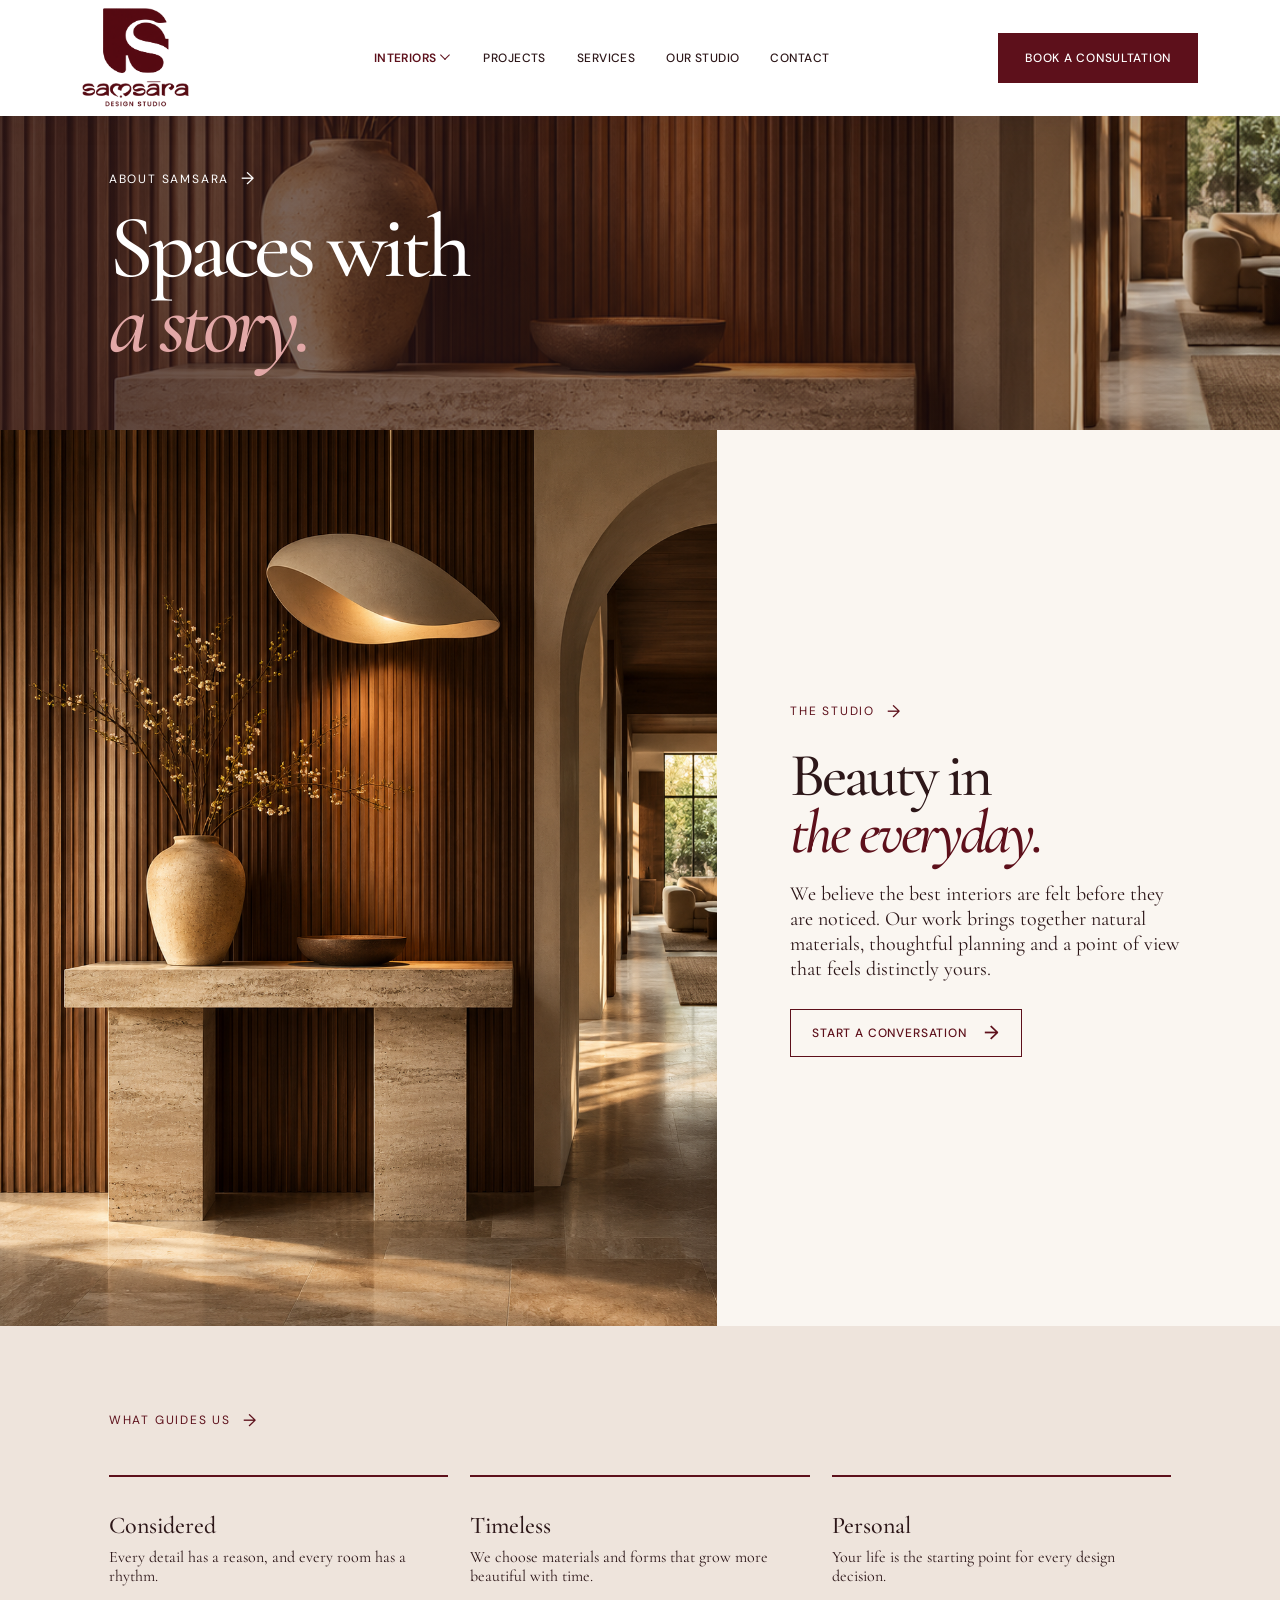
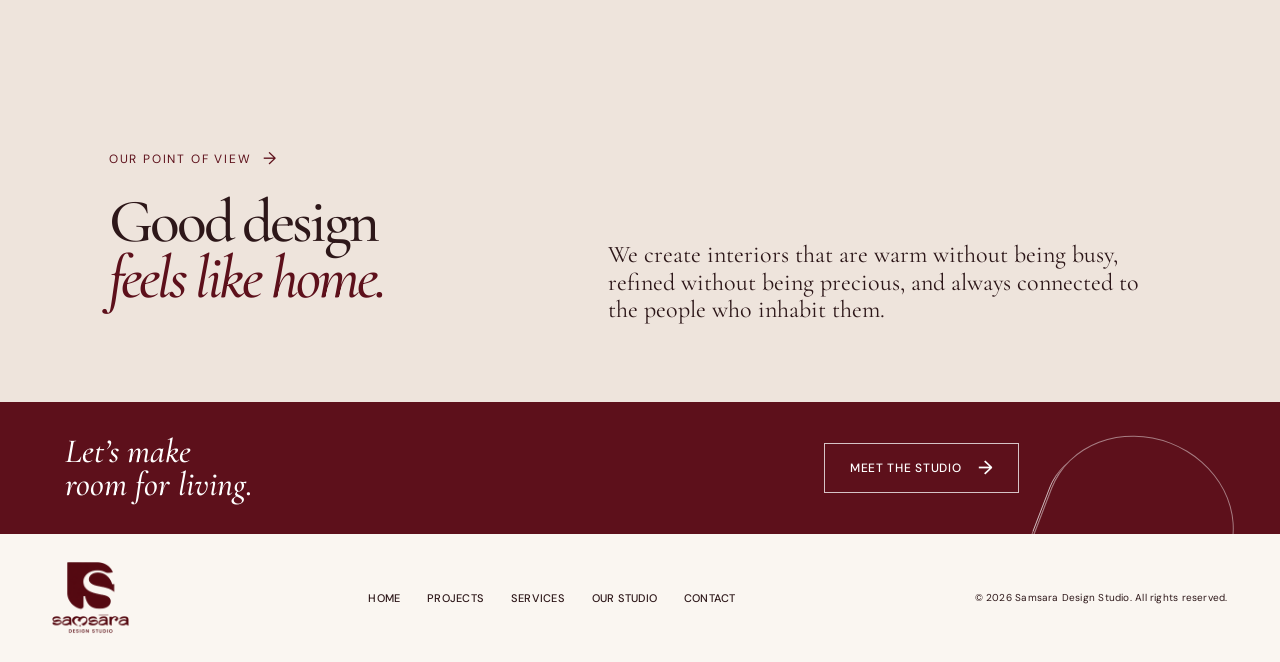
<file: studio.html>
<!doctype html><html lang="en"><head><meta charset="utf-8"><meta name="viewport" content="width=device-width,initial-scale=1"><title>Our Studio | Samsara Design Studio</title><link rel="preconnect" href="https://fonts.googleapis.com"><link rel="preconnect" href="https://fonts.gstatic.com" crossorigin><link href="https://fonts.googleapis.com/css2?family=Cormorant+Garamond:ital,wght@0,500;0,600;1,500;1,600&family=DM+Sans:wght@400;500;600&display=swap" rel="stylesheet"><link href="https://cdn.jsdelivr.net/npm/bootstrap@5.3.3/dist/css/bootstrap.min.css" rel="stylesheet"><link rel="stylesheet" href="css/style.css"><link rel="stylesheet" href="css/responsive.css"><link rel="stylesheet" href="css/pages.css"></head><body class="inner-page"><header class="site-header"><div class="container header-container"><a class="brand" href="index.html"><img src="images/logo.png" alt="Samsara Design Studio"></a><nav class="nav"><div class="nav-item dropdown"><a href="projects.html" class="nav-link dropdown-toggle" role="button" data-bs-toggle="dropdown">Interiors</a><ul class="dropdown-menu"><li><a class="dropdown-item" href="residential.html">Residential</a></li><li><a class="dropdown-item" href="commercial.html">Commercial</a></li><li><a class="dropdown-item" href="turnkey.html">Turnkey Interiors</a></li></ul></div><a href="projects.html">Projects</a><a href="services.html">Services</a><a href="studio.html">Our Studio</a><a href="contact.html">Contact</a></nav><a class="header-cta" href="contact.html">Book a consultation</a><button class="menu-toggle">☰</button></div></header><main><section class="page-hero"><div><div class="section-kicker">About Samsara</div><h1>Spaces with<br><em>a story.</em></h1></div></section><section class="studio-split"><img src="images/about-foyer.png" alt="Samsara Design Studio interior foyer"><div class="split-copy"><div class="section-kicker">The studio</div><h2 class="section-title">Beauty in<br><em>the everyday.</em></h2><p>We believe the best interiors are felt before they are noticed. Our work brings together natural materials, thoughtful planning and a point of view that feels distinctly yours.</p><a class="outline-button" href="contact.html">Start a conversation</a></div></section><section class="page-section soft"><div class="section-kicker">What guides us</div><div class="studio-values"><div class="studio-value"><h3>Considered</h3><p>Every detail has a reason, and every room has a rhythm.</p></div><div class="studio-value"><h3>Timeless</h3><p>We choose materials and forms that grow more beautiful with time.</p></div><div class="studio-value"><h3>Personal</h3><p>Your life is the starting point for every design decision.</p></div></div></section><section class="studio-story"><div><div class="section-kicker">Our point of view</div><h2 class="section-title">Good design<br><em>feels like home.</em></h2></div><p>We create interiors that are warm without being busy, refined without being precious, and always connected to the people who inhabit them.</p></section><section class="final-cta"><h2>Let’s make<br>room for living.</h2><a class="button arrow" href="contact.html">Meet the studio</a></section></main><footer id="footer"><div class="footer-brand"><img src="images/logo.png" alt="Samsara Design Studio"></div><nav class="footer-nav"><a href="index.html">Home</a><a href="projects.html">Projects</a><a href="services.html">Services</a><a href="studio.html">Our Studio</a><a href="contact.html">Contact</a></nav><span class="copyright">© 2026 Samsara Design Studio. All rights reserved.</span></footer><script src="https://cdn.jsdelivr.net/npm/bootstrap@5.3.3/dist/js/bootstrap.bundle.min.js"></script><script src="js/script.js"></script></body></html>
</file>
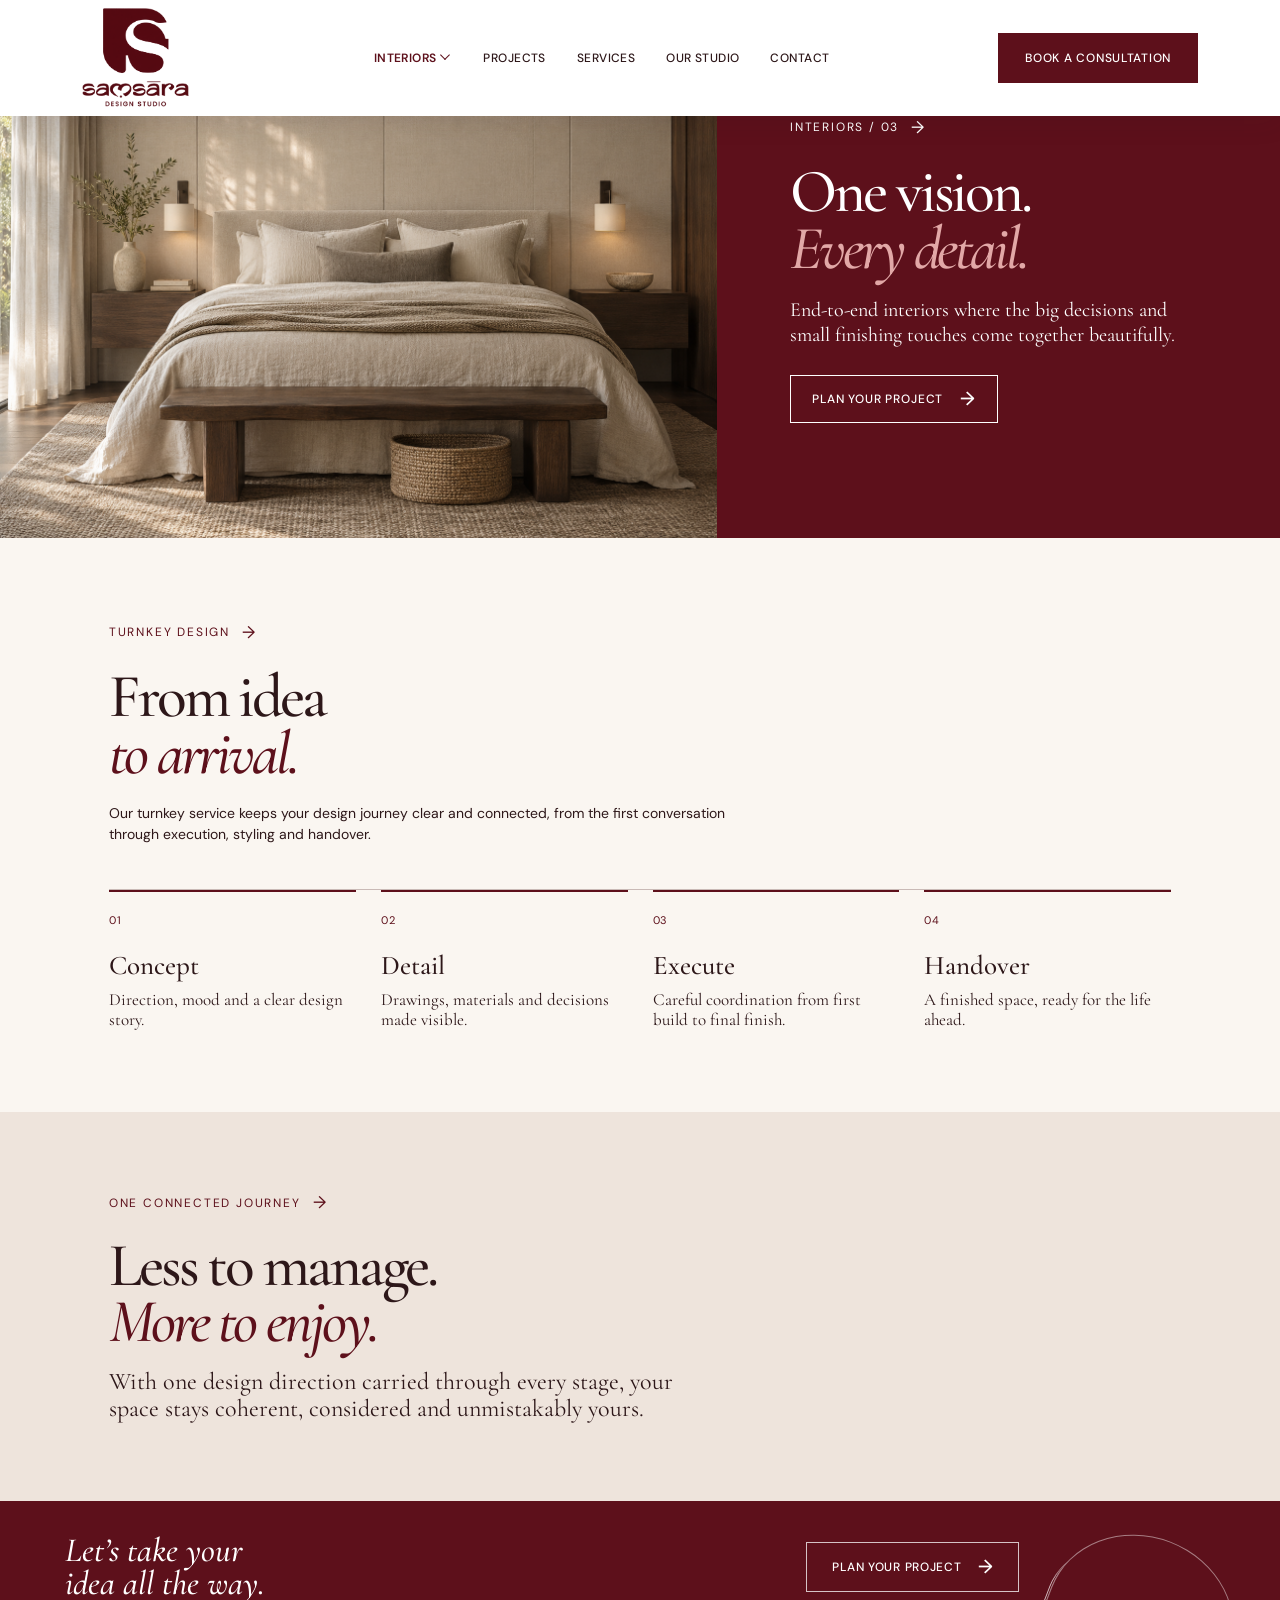
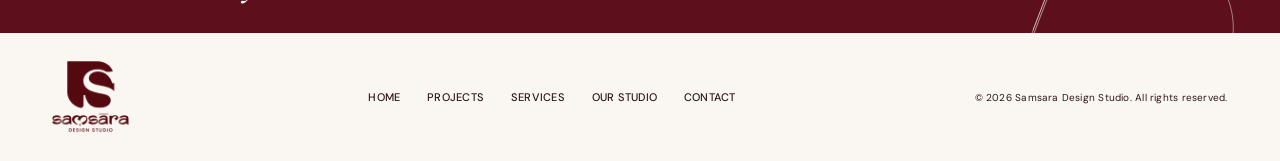
<file: turnkey.html>
<!doctype html><html lang="en"><head><meta charset="utf-8"><meta name="viewport" content="width=device-width,initial-scale=1"><title>Turnkey Interiors | Samsara Design Studio</title><link rel="preconnect" href="https://fonts.googleapis.com"><link rel="preconnect" href="https://fonts.gstatic.com" crossorigin><link href="https://fonts.googleapis.com/css2?family=Cormorant+Garamond:ital,wght@0,500;0,600;1,500;1,600&family=DM+Sans:wght@400;500;600&display=swap" rel="stylesheet"><link href="https://cdn.jsdelivr.net/npm/bootstrap@5.3.3/dist/css/bootstrap.min.css" rel="stylesheet"><link rel="stylesheet" href="css/style.css"><link rel="stylesheet" href="css/responsive.css"><link rel="stylesheet" href="css/pages.css"></head><body class="inner-page"><header class="site-header"><div class="container header-container"><a class="brand" href="index.html"><img src="images/logo.png" alt="Samsara Design Studio"></a><nav class="nav"><div class="nav-item dropdown"><a href="projects.html" class="nav-link dropdown-toggle" role="button" data-bs-toggle="dropdown">Interiors</a><ul class="dropdown-menu"><li><a class="dropdown-item" href="residential.html">Residential</a></li><li><a class="dropdown-item" href="commercial.html">Commercial</a></li><li><a class="dropdown-item" href="turnkey.html">Turnkey Interiors</a></li></ul></div><a href="projects.html">Projects</a><a href="services.html">Services</a><a href="studio.html">Our Studio</a><a href="contact.html">Contact</a></nav><a class="header-cta" href="contact.html">Book a consultation</a><button class="menu-toggle">☰</button></div></header><main><section class="category-split"><img src="images/project-quiet.png" alt="Turnkey interior by Samsara Design Studio"><div class="split-copy"><div class="section-kicker">Interiors / 03</div><h1 class="section-title">One vision.<br><em>Every detail.</em></h1><p>End-to-end interiors where the big decisions and small finishing touches come together beautifully.</p><a class="outline-button" href="contact.html">Plan your project</a></div></section><section class="page-section"><div class="section-kicker">Turnkey design</div><h2 class="section-title">From idea<br><em>to arrival.</em></h2><p class="page-intro" style="padding:0;max-width:620px">Our turnkey service keeps your design journey clear and connected, from the first conversation through execution, styling and handover.</p><div class="turnkey-timeline"><div><span>01</span><h3>Concept</h3><p>Direction, mood and a clear design story.</p></div><div><span>02</span><h3>Detail</h3><p>Drawings, materials and decisions made visible.</p></div><div><span>03</span><h3>Execute</h3><p>Careful coordination from first build to final finish.</p></div><div><span>04</span><h3>Handover</h3><p>A finished space, ready for the life ahead.</p></div></div></section><section class="turnkey-note"><div class="section-kicker">One connected journey</div><h2 class="section-title">Less to manage.<br><em>More to enjoy.</em></h2><p>With one design direction carried through every stage, your space stays coherent, considered and unmistakably yours.</p></section><section class="final-cta"><h2>Let’s take your<br>idea all the way.</h2><a class="button arrow" href="contact.html">Plan your project</a></section></main><footer id="footer"><div class="footer-brand"><img src="images/logo.png" alt="Samsara Design Studio"></div><nav class="footer-nav"><a href="index.html">Home</a><a href="projects.html">Projects</a><a href="services.html">Services</a><a href="studio.html">Our Studio</a><a href="contact.html">Contact</a></nav><span class="copyright">© 2026 Samsara Design Studio. All rights reserved.</span></footer><script src="https://cdn.jsdelivr.net/npm/bootstrap@5.3.3/dist/js/bootstrap.bundle.min.js"></script><script src="js/script.js"></script></body></html>
</file>
<file: css/style.css>
:root {
  --ink: #2d1719;
  --burgundy: #5d101b;
  --burgundy-dark: #4a0b14;
  --paper: #faf6f1;
  --line: rgba(73, 31, 31, .28);
  --serif: 'Cormorant Garamond', Georgia, serif;
  --sans: 'DM Sans', Arial, sans-serif;
}

* { box-sizing: border-box; }
html { scroll-behavior: smooth; }
body { margin: 0; color: var(--ink); background: var(--paper); font-family: var(--sans); font-size: 14px; line-height: 1.5; }
a { color: inherit; text-decoration: none; }
button { font: inherit; color: inherit; border: 0; background: none; cursor: pointer; }
img { display: block; max-width: 100%; }

.site-header { position: absolute; z-index: 1050; inset: 0 0 auto; padding: 8px 0; color: var(--ink); background: #fff; transition: box-shadow .25s, transform .25s; }
.header-container { display: flex; align-items: center; justify-content: space-between; }
.site-header.is-sticky { position: fixed; box-shadow: 0 8px 24px rgba(45, 23, 25, .12); }
.brand img { height: 100px; width: auto; }
.nav { display: flex; align-items: center; gap: 31px; font-size: 12px; font-weight: 500; letter-spacing: .035em; text-transform: uppercase; }
.nav a { transition: color .2s, opacity .2s; }
.nav-link:focus, .nav-link:hover, .nav > a:focus, .nav > a:hover { color: var(--burgundy) !important; opacity: 1; }
.nav-link { position: relative; }
.nav .dropdown-toggle { color: var(--burgundy); font-weight: 600; }
.nav .dropdown-toggle::after { display: inline-block; position: absolute; top: 38%; right: 6px; width: 7px; height: 7px; margin: 0; border: solid currentColor; border-width: 0 1px 1px 0; content: ''; transform: rotate(45deg) translateY(-50%); }
.dropdown-menu { min-width: 190px; padding: 10px 0; border: 1px solid rgba(73, 31, 31, .14); border-radius: 0; background: var(--paper); box-shadow: 0 18px 36px rgba(45, 23, 25, .12); }
.dropdown-item { padding: 10px 18px; color: var(--ink); font-size: 11px !important; letter-spacing: .06em; }
.dropdown-item:hover, .dropdown-item:focus { background: #eee2da; color: var(--burgundy); opacity: 1; }
.header-cta, .button { display: inline-flex; align-items: center; gap: 16px; background: var(--burgundy); color: #fff; padding: 15px 25px; font-size: 12px; font-weight: 500; letter-spacing: .06em; text-transform: uppercase; transition: background .25s, transform .25s; }
.header-cta:hover, .button:hover { background: var(--burgundy-dark); transform: translateY(-2px); }
.header-cta { padding: 16px 27px; }
.menu-toggle { display: none; }

.hero { position: relative; min-height: 640px; height: 54vw; max-height: 780px; overflow: hidden; background: #d9c8bb; }
.hero-image { position: absolute; inset: 0; width: 100%; height: 100%; object-fit: cover; object-position: center; }
.hero::after { content: ''; position: absolute; inset: 0; background: linear-gradient(90deg, rgba(243, 233, 225, .94) 0%, rgba(243, 233, 225, .76) 29%, rgba(243, 233, 225, .08) 59%, rgba(243, 233, 225, 0) 100%); }
.hero-content { position: relative; z-index: 1; width: min(560px, 48vw); padding: 19.2% 0 0 7.6%; }
.eyebrow, .section-kicker { display: flex; align-items: center; gap: 12px; color: var(--burgundy); font-size: 12px; letter-spacing: .15em; text-transform: uppercase; }
.eyebrow::after { content: ''; width: 44px; height: 1px; background: currentColor; }
.hero h1 { margin: 28px 0 22px; font-family: var(--serif); font-size: clamp(58px, 5.7vw, 88px); font-weight: 500; line-height: .86; letter-spacing: -.055em; }
.hero h1 em, .section-title em { color: var(--burgundy); font-weight: 500; }
.hero-copy { max-width: 370px; margin: 0 0 28px; font-family: var(--serif); font-size: 19px; line-height: 1.22; }
.button.arrow::after { content: '→'; font-size: 19px; line-height: 10px; }
.hero-foot { position: absolute; z-index: 2; bottom: 31px; left: 7.6%; display: flex; align-items: center; gap: 15px; color: #fff; font-size: 12px; letter-spacing: .1em; }
.hero-foot .rule { width: 56px; height: 1px; background: rgba(255, 255, 255, .85); }
.hero-foot .pages { padding-right: 8px; }
.hero-foot .slide { width: 46px; height: 1px; background: rgba(255, 255, 255, .7); }

.stats { display: grid; grid-template-columns: repeat(4, 1fr); padding: 24px 5.1%; background: var(--paper); border-bottom: 1px solid rgba(73, 31, 31, .1); }
.stat { display: flex; align-items: center; justify-content: center; gap: 17px; min-height: 67px; border-right: 1px solid var(--line); text-align: center; }
.stat:last-child { border-right: 0; }
.stat-icon { width: 30px; height: 30px; color: var(--burgundy); flex: 0 0 auto; }
.stat strong { display: block; font-family: var(--serif); font-size: 22px; font-weight: 500; line-height: 1.05; }
.stat span { display: block; margin-top: 5px; font-family: var(--serif); font-size: 14px; line-height: 1.15; }

.about { display: grid; grid-template-columns: 58% 42%; min-height: 0; }
.about-image { width: 100%; height: 420px; min-height: 0; object-fit: cover; object-position: center; }
.about-copy { display: flex; flex-direction: column; justify-content: center; padding: 65px 14% 65px 11%; }
.section-kicker::after { content: '→'; font-size: 17px; letter-spacing: 0; }
.section-title { margin: 24px 0 21px; font-family: var(--serif); font-size: clamp(50px, 4.8vw, 76px); font-weight: 500; line-height: .92; letter-spacing: -.05em; }
.about-copy p { max-width: 390px; margin: 0 0 28px; font-family: var(--serif); font-size: 19px; line-height: 1.28; }
.outline-button { display: inline-flex; align-items: center; gap: 17px; width: max-content; padding: 14px 21px; border: 1px solid var(--burgundy); color: var(--burgundy); font-size: 12px; font-weight: 500; letter-spacing: .07em; text-transform: uppercase; transition: all .25s; }
.outline-button:hover { background: var(--burgundy); color: #fff; }
.outline-button::after { content: '→'; font-size: 19px; line-height: 10px; }

.services { display: grid; grid-template-columns: 36% 64%; gap: 8%; padding: 78px 8.5%; background: #eee4dc; }
.services-heading .section-title { margin-top: 22px; font-size: clamp(48px, 4.4vw, 70px); }
.service-list { border-top: 1px solid var(--line); }
.service-item { display: grid; grid-template-columns: 38px 1fr 24px; align-items: center; gap: 18px; min-height: 108px; border-bottom: 1px solid var(--line); }
.service-number { align-self: start; padding-top: 23px; color: var(--burgundy); font-size: 11px; letter-spacing: .08em; }
.service-item h3 { margin: 0 0 4px; font-family: var(--serif); font-size: 25px; font-weight: 500; }
.service-item p { max-width: 430px; margin: 0; font-family: var(--serif); font-size: 16px; line-height: 1.2; }
.service-arrow { color: var(--burgundy); font-size: 22px; transition: transform .2s; }
.service-item:hover .service-arrow { transform: translate(3px, -3px); }

.philosophy { display: grid; grid-template-columns: 42% 58%; gap: 7%; padding: 82px 8.5%; background: var(--paper); }
.philosophy-intro .section-title { margin-top: 22px; }
.philosophy-copy > p { max-width: 520px; margin: 0 0 42px; font-family: var(--serif); font-size: 25px; line-height: 1.08; }
.philosophy-values { display: grid; grid-template-columns: repeat(3, 1fr); gap: 24px; border-top: 1px solid var(--line); }
.philosophy-values > div { padding-top: 17px; border-top: 2px solid var(--burgundy); }
.philosophy-values span, .process-step > span { color: var(--burgundy); font-size: 11px; letter-spacing: .09em; }
.philosophy-values h3, .process-step h3 { margin: 23px 0 6px; font-family: var(--serif); font-size: 23px; font-weight: 500; }
.philosophy-values p, .process-step p { margin: 0; font-family: var(--serif); font-size: 16px; line-height: 1.18; }

.process { padding: 76px 8.5%; background: #eee4dc; }
.process-head { display: flex; align-items: end; justify-content: space-between; margin-bottom: 43px; }
.process-head .section-title { margin: 22px 0 0; }
.process-steps { display: grid; grid-template-columns: repeat(4, 1fr); border-top: 1px solid var(--line); }
.process-step { min-height: 196px; padding: 19px 25px 0 0; border-right: 1px solid var(--line); }
.process-step:not(:first-child) { padding-left: 25px; }
.process-step:last-child { border-right: 0; }

.featured { display: grid; grid-template-columns: 58% 42%; min-height: 430px; background: var(--burgundy); color: #fff; }
.featured-image-wrap { min-height: 430px; overflow: hidden; }
.featured-image-wrap img { width: 100%; height: 100%; object-fit: cover; transition: transform .6s; }
.featured:hover .featured-image-wrap img { transform: scale(1.03); }
.featured-copy { display: flex; flex-direction: column; justify-content: center; padding: 60px 13%; }
.featured-copy .section-kicker { color: #fff; }
.featured-copy .section-title { margin: 22px 0 19px; }
.featured-copy .section-title em { color: #e2a8a7; }
.featured-copy p { max-width: 340px; margin: 0 0 28px; font-family: var(--serif); font-size: 19px; line-height: 1.25; }
.featured-copy .outline-button { border-color: #fff; color: #fff; }
.featured-copy .outline-button:hover { background: #fff; color: var(--burgundy); }

.work { padding: 70px 5.1% 86px; }
.work-top { display: flex; align-items: end; justify-content: space-between; margin-bottom: 32px; }
.work .section-title { margin: 16px 0 0; font-size: clamp(50px, 4.6vw, 72px); }
.view-all { display: flex; align-items: center; gap: 13px; margin-bottom: 13px; padding-bottom: 7px; border-bottom: 1px solid var(--burgundy); color: var(--burgundy); font-size: 12px; font-weight: 500; letter-spacing: .08em; text-transform: uppercase; }
.view-all::after { content: '→'; font-size: 19px; line-height: 10px; }
.projects { display: grid; grid-template-columns: repeat(3, 1fr); gap: 10px; }
.project { position: relative; overflow: hidden; aspect-ratio: 1.27; background: #b4a49a; color: #fff; }
.project img { width: 100%; height: 100%; object-fit: cover; transition: transform .7s; }
.project:hover img { transform: scale(1.045); }
.project::after { content: ''; position: absolute; inset: 35% 0 0; background: linear-gradient(transparent, rgba(28, 10, 8, .8)); }
.project-info { position: absolute; z-index: 1; right: 18px; bottom: 18px; left: 18px; }
.project h3 { margin: 0 0 3px; font-family: var(--serif); font-size: 22px; font-weight: 500; }
.project p { margin: 0; font-family: var(--serif); font-size: 13px; }
.project-link { position: absolute; z-index: 1; right: 18px; bottom: 18px; display: flex; align-items: center; gap: 8px; font-size: 11px; letter-spacing: .06em; text-transform: uppercase; }
.project-link::after { content: '→'; font-size: 17px; }

.final-cta { position: relative; display: flex; align-items: center; justify-content: space-between; min-height: 132px; overflow: hidden; padding: 30px 5.1%; background: var(--burgundy); color: #fff; }
.final-cta::after { content: ''; position: absolute; right: 3.5%; bottom: -73px; width: 190px; height: 170px; border: 1px solid rgba(255, 255, 255, .45); border-radius: 50% 50% 0 0; transform: rotate(21deg); box-shadow: -20px 0 0 -19px var(--burgundy), -20px 0 0 -18px rgba(255, 255, 255, .45), -40px 0 0 -39px var(--burgundy), -40px 0 0 -38px rgba(255, 255, 255, .45); }
.final-cta h2 { margin: 0; font-family: var(--serif); font-size: 34px; font-style: italic; font-weight: 500; line-height: .98; }
.final-cta .button { position: relative; z-index: 1; margin-right: 17%; border: 1px solid rgba(255, 255, 255, .75); background: transparent; }
.final-cta .button:hover { background: #fff; color: var(--burgundy); }

footer { display: flex; align-items: center; justify-content: space-between; padding: 28px 4.1%; font-size: 11px; letter-spacing: .02em; }
.footer-brand { display: flex; align-items: center; gap: 24px; }
.footer-brand img { height: 72px; width: auto; }
.footer-divider { width: 1px; height: 35px; background: var(--line); }
.footer-nav { display: flex; gap: 27px; font-size: 11px; font-weight: 500; text-transform: uppercase; }
.socials { display: flex; gap: 18px; margin-right: 30px; margin-left: auto; color: var(--burgundy); font-size: 14px; font-weight: 600; }
.copyright { font-size: 10px; white-space: nowrap; }
</file>
<file: css/responsive.css>
@media (max-width: 1100px) {
  .nav { gap: 19px; font-size: 11px; }
  .header-cta { padding: 14px 18px; font-size: 11px; }
  .hero-content { padding-top: 23%; }
  .about-copy { padding-right: 9%; padding-left: 9%; }
  .footer-nav { gap: 16px; }
  .copyright { font-size: 9px; }
}

@media (max-width: 900px) {
  .site-header { padding: 8px 0; }
  .brand img { height: 82px; }
  .nav { gap: 14px; font-size: 10px; }
  .header-cta { padding: 12px 14px; font-size: 10px; }
  .hero { min-height: 570px; }
  .hero-content { width: 52vw; padding-top: 25%; padding-left: 7%; }
  .hero h1 { font-size: clamp(50px, 7.2vw, 72px); }
  .about { min-height: 0; }
  .about-image { height: 420px; min-height: 0; }
  .about-copy { padding: 45px 8%; }
  .services { grid-template-columns: 1fr; gap: 35px; padding: 62px 8%; }
  .philosophy { grid-template-columns: 1fr; gap: 35px; padding: 62px 8%; }
  .process { padding: 62px 8%; }
  .process-head { display: block; margin-bottom: 32px; }
  .process-steps { grid-template-columns: repeat(2, 1fr); }
  .process-step:nth-child(2) { border-right: 0; }
  .process-step:nth-child(-n + 2) { border-bottom: 1px solid var(--line); }
  .featured { grid-template-columns: 1fr 1fr; }
  .featured-image-wrap { min-height: 390px; }
  .featured-copy { padding: 45px 9%; }
  .final-cta .button { margin-right: 9%; }
  footer { flex-wrap: wrap; gap: 18px; }
}

@media (max-width: 680px) {
  .site-header { align-items: flex-start; }
  .brand img { height: 72px; }
  .header-cta { display: none; }
  .nav { display: none; }
  .nav.is-open { position: absolute; top: 82px; left: 5%; right: 5%; display: flex; flex-direction: column; align-items: flex-start; gap: 0; padding: 12px 0; background: var(--paper); box-shadow: 0 12px 30px rgba(45, 23, 25, .12); font-size: 12px; }
  .nav.is-open > a, .nav.is-open .nav-item { width: 100%; padding: 0 20px; }
  .nav.is-open > a { padding-top: 12px; padding-bottom: 12px; }
  .nav.is-open .dropdown-menu { position: static !important; float: none; width: 100%; margin: 8px 0 2px; border: 0; box-shadow: none; }
  .menu-toggle { display: block; color: var(--burgundy); font-size: 27px; line-height: 20px; }
  .hero { height: 640px; min-height: 0; }
  .hero-image { object-position: 62% center; }
  .hero::after { background: linear-gradient(90deg, rgba(243, 233, 225, .97) 0%, rgba(243, 233, 225, .82) 45%, rgba(243, 233, 225, .1) 88%); }
  .hero-content { width: 88%; padding: 175px 0 0 8%; }
  .hero h1 { margin-top: 22px; font-size: 60px; }
  .hero-copy { font-size: 18px; }
  .hero-foot { bottom: 23px; left: 8%; }
  .stats { grid-template-columns: repeat(2, 1fr); padding: 10px 5%; }
  .stat { min-height: 82px; padding: 8px 5px; }
  .stat:nth-child(2) { border-right: 0; }
  .stat:nth-child(-n + 2) { border-bottom: 1px solid var(--line); }
  .stat strong { font-size: 19px; }
  .stat span { font-size: 13px; }
  .about { grid-template-columns: 1fr; min-height: 0; }
  .about-image { height: 390px; min-height: 0; max-height: none; }
  .about-copy { padding: 54px 8% 62px; }
  .section-title { font-size: 58px; }
  .about-copy p { font-size: 18px; }
  .services { gap: 28px; padding: 56px 8%; }
  .services-heading .section-title { font-size: 55px; }
  .service-item { grid-template-columns: 30px 1fr 20px; gap: 12px; min-height: 118px; }
  .service-item h3 { font-size: 23px; }
  .service-item p { font-size: 16px; }
  .philosophy { gap: 28px; padding: 56px 8%; }
  .philosophy-copy > p { font-size: 22px; }
  .philosophy-values { grid-template-columns: 1fr; gap: 22px; }
  .philosophy-values > div { padding-bottom: 20px; border-bottom: 1px solid var(--line); }
  .philosophy-values > div:last-child { border-bottom: 0; }
  .process { padding: 56px 8%; }
  .process-steps { grid-template-columns: 1fr; }
  .process-step, .process-step:not(:first-child) { min-height: 0; padding: 20px 0; border-right: 0; border-bottom: 1px solid var(--line); }
  .process-step:last-child { border-bottom: 0; }
  .featured { grid-template-columns: 1fr; }
  .featured-image-wrap { min-height: 330px; }
  .featured-copy { padding: 52px 8% 60px; }
  .work { padding: 58px 5% 65px; }
  .work-top { align-items: flex-start; gap: 25px; flex-direction: column; margin-bottom: 25px; }
  .work .section-title { margin-top: 13px; }
  .view-all { margin-bottom: 0; }
  .projects { grid-template-columns: 1fr; gap: 12px; }
  .project { aspect-ratio: 1.3; }
  .final-cta { display: block; padding: 32px 7%; }
  .final-cta h2 { max-width: 270px; margin-bottom: 26px; font-size: 31px; }
  .final-cta .button { margin-right: 0; }
  .final-cta::after { right: -33px; }
  footer { display: grid; grid-template-columns: 1fr auto; gap: 21px 15px; padding: 30px 7%; }
  .footer-brand { display: block; }
  .footer-brand img { height: 64px; margin-bottom: 8px; }
  .footer-divider { display: none; }
  .footer-nav { grid-column: 1 / -1; grid-row: 2; gap: 14px; flex-wrap: wrap; font-size: 10px; }
  .socials { margin: 0; justify-content: end; }
  .copyright { grid-column: 1 / -1; grid-row: 3; font-size: 9px; }
}

@media (max-width: 991.98px) {
  .site-header { padding: 8px 0; }
  .header-container { position: relative; min-height: 64px; }
  .brand img { height: 70px; }
  .header-cta { display: none; }
  .menu-toggle { display: inline-flex; align-items: center; justify-content: center; width: 44px; height: 44px; padding: 0; border: 1px solid rgba(93, 16, 27, .25); color: var(--burgundy); font-size: 0; line-height: 1; }
  .menu-toggle::before { content: '☰'; font-size: 22px; }
  .nav { position: absolute; z-index: 20; top: calc(100% + 8px); right: 0; left: 0; display: none; flex-direction: column; align-items: stretch; gap: 0; padding: 10px 0; border: 1px solid rgba(73, 31, 31, .12); background: #fff; box-shadow: 0 15px 32px rgba(45, 23, 25, .14); font-size: 12px; }
  .nav.is-open { display: flex; }
  .nav > a, .nav > .nav-item { width: 100%; padding: 13px 22px; }
  .nav > a:hover, .nav > .nav-item:hover { background: #f4ece6; }
  .nav .dropdown-menu { position: static !important; width: 100%; margin: 8px 0 0; border: 0; border-top: 1px solid rgba(73, 31, 31, .14); border-radius: 0; box-shadow: none; }
  .nav .dropdown-item { padding: 10px 12px; }
}
</file>
<file: css/pages.css>
.inner-page { background: var(--paper); }
.inner-page .site-header { position: fixed; box-shadow: 0 8px 24px rgba(45, 23, 25, .08); }
.page-hero { min-height: 430px; display: flex; align-items: flex-end; padding: 165px 8.5% 70px; background: #eee4dc; }
.page-hero h1 { max-width: 850px; margin: 20px 0 0; font-family: var(--serif); font-size: clamp(58px, 7vw, 104px); font-weight: 500; line-height: .83; letter-spacing: -.055em; }
.page-hero h1 em { color: var(--burgundy); font-weight: 500; }
.image-page-hero { position: relative; color: #fff; background-position: center; background-size: cover; background-repeat: no-repeat; }
.image-page-hero::before { position: absolute; inset: 0; content: ''; background: linear-gradient(90deg, rgba(45, 23, 25, .78), rgba(45, 23, 25, .18)); }
.image-page-hero > div { position: relative; z-index: 1; }
.image-page-hero .section-kicker { color: #fff; }
.image-page-hero h1 em { color: #e2a8a7; }
body:has(.page-project-grid) .page-hero { background-image: url('../images/projects-banner.png'); }
body:has(.service-page-grid) .page-hero { background-image: url('../images/services-banner.png'); }
body:has(.studio-split) .page-hero { background-image: url('../images/about-foyer.png'); }
body:has(.contact-layout) .page-hero { background-image: url('../images/contact-banner.png'); }
body:has(.page-project-grid) .page-hero, body:has(.service-page-grid) .page-hero, body:has(.studio-split) .page-hero, body:has(.contact-layout) .page-hero { position: relative; color: #fff; background-position: center; background-size: cover; background-repeat: no-repeat; }
body:has(.page-project-grid) .page-hero::before, body:has(.service-page-grid) .page-hero::before, body:has(.studio-split) .page-hero::before, body:has(.contact-layout) .page-hero::before { position: absolute; inset: 0; content: ''; background: linear-gradient(90deg, rgba(45, 23, 25, .78), rgba(45, 23, 25, .18)); }
body:has(.page-project-grid) .page-hero > div, body:has(.service-page-grid) .page-hero > div, body:has(.studio-split) .page-hero > div, body:has(.contact-layout) .page-hero > div { position: relative; z-index: 1; }
body:has(.page-project-grid) .page-hero .section-kicker, body:has(.service-page-grid) .page-hero .section-kicker, body:has(.studio-split) .page-hero .section-kicker, body:has(.contact-layout) .page-hero .section-kicker { color: #fff; }
body:has(.page-project-grid) .page-hero h1 em, body:has(.service-page-grid) .page-hero h1 em, body:has(.studio-split) .page-hero h1 em, body:has(.contact-layout) .page-hero h1 em { color: #e2a8a7; }
.page-intro { max-width: 610px; padding: 78px 8.5% 25px; }
.page-intro p { margin: 18px 0 0; font-family: var(--serif); font-size: 23px; line-height: 1.2; }
.page-project-grid { display: grid; grid-template-columns: repeat(2, 1fr); gap: 13px; padding: 35px 8.5% 90px; }
.page-project-card { position: relative; overflow: hidden; aspect-ratio: 1.3; color: #fff; }
.page-project-card img { width: 100%; height: 100%; object-fit: cover; transition: transform .6s; }
.page-project-card:hover img { transform: scale(1.04); }
.page-project-card::after { position: absolute; inset: 35% 0 0; content: ''; background: linear-gradient(transparent, rgba(28, 10, 8, .82)); }
.page-project-info { position: absolute; z-index: 1; right: 26px; bottom: 24px; left: 26px; }
.page-project-info h2 { margin: 0 0 4px; font-family: var(--serif); font-size: 31px; font-weight: 500; }
.page-project-info p { margin: 0; font-family: var(--serif); font-size: 15px; }
.page-project-info span { display: inline-block; margin-top: 15px; font-size: 10px; letter-spacing: .08em; text-transform: uppercase; }
.project-categories { padding: 58px 8.5% 73px; background: #eee4dc; }
.category-links { display: grid; grid-template-columns: repeat(3, 1fr); gap: 0; margin-top: 29px; border-top: 1px solid var(--line); }
.category-links a { display: grid; grid-template-columns: 35px 1fr 20px; align-items: center; gap: 12px; min-height: 86px; padding-right: 22px; border-right: 1px solid var(--line); color: var(--ink); }
.category-links a:not(:first-child) { padding-left: 24px; }
.category-links a:last-child { border-right: 0; }
.category-links span { align-self: start; padding-top: 20px; color: var(--burgundy); font-size: 11px; letter-spacing: .08em; }
.category-links strong { font-family: var(--serif); font-size: 24px; font-weight: 500; }
.category-links i { color: var(--burgundy); font-size: 20px; font-style: normal; transition: transform .2s; }
.category-links a:hover i { transform: translate(3px, -3px); }
.featured-project { display: grid; grid-template-columns: 58% 42%; min-height: 510px; background: var(--burgundy); color: #fff; }
.featured-project-image { min-height: 510px; overflow: hidden; }
.featured-project-image img { width: 100%; height: 100%; object-fit: cover; transition: transform .6s; }
.featured-project:hover .featured-project-image img { transform: scale(1.03); }
.featured-project-copy { display: flex; flex-direction: column; justify-content: center; padding: 65px 14%; }
.featured-project-copy .section-kicker { color: #fff; }
.featured-project-copy .section-title { margin: 20px 0 17px; }
.featured-project-copy .section-title em { color: #e2a8a7; }
.featured-project-copy > p { max-width: 350px; margin: 0 0 25px; font-family: var(--serif); font-size: 20px; line-height: 1.2; }
.project-meta { display: flex; flex-wrap: wrap; gap: 10px 20px; margin-bottom: 27px; color: #f1d8d6; font-size: 10px; letter-spacing: .08em; text-transform: uppercase; }
.featured-project-copy .outline-button { border-color: #fff; color: #fff; }
.featured-project-copy .outline-button:hover { background: #fff; color: var(--burgundy); }
.page-projects-section { padding: 83px 8.5% 91px; }
.projects-section-head { display: flex; align-items: end; justify-content: space-between; margin-bottom: 28px; }
.projects-section-head .section-title { margin-top: 17px; }
.project-count { padding-bottom: 10px; color: var(--burgundy); font-size: 11px; letter-spacing: .08em; text-transform: uppercase; }
.page-projects-section .page-project-grid { padding: 0; }
.project-approach { padding: 71px 8.5% 78px; background: #eee4dc; }
.approach-grid { display: grid; grid-template-columns: repeat(3, 1fr); gap: 25px; margin-top: 30px; border-top: 1px solid var(--line); }
.approach-grid > div { padding-top: 17px; border-top: 2px solid var(--burgundy); }
.approach-grid span { color: var(--burgundy); font-size: 11px; letter-spacing: .08em; }
.approach-grid h3 { margin: 20px 0 7px; font-family: var(--serif); font-size: 28px; font-weight: 500; }
.approach-grid p { max-width: 310px; margin: 0; font-family: var(--serif); font-size: 17px; line-height: 1.2; }
.page-section { padding: 82px 8.5%; }
.page-section.soft { background: #eee4dc; }
.service-page-grid { display: grid; grid-template-columns: repeat(2, 1fr); gap: 0 7%; margin-top: 30px; border-top: 1px solid var(--line); }
.service-page-card { padding: 28px 0 32px; border-bottom: 1px solid var(--line); }
.service-page-card span { color: var(--burgundy); font-size: 11px; letter-spacing: .1em; }
.service-page-card h2 { margin: 19px 0 7px; font-family: var(--serif); font-size: 32px; font-weight: 500; }
.service-page-card p { max-width: 430px; margin: 0; font-family: var(--serif); font-size: 18px; line-height: 1.25; }
.studio-split, .category-split { display: grid; grid-template-columns: 56% 44%; min-height: 470px; }
.studio-split img, .category-split img { width: 100%; height: 100%; min-height: 470px; object-fit: cover; }
.split-copy { display: flex; flex-direction: column; justify-content: center; padding: 62px 13%; }
.split-copy p { max-width: 400px; margin: 0 0 27px; font-family: var(--serif); font-size: 20px; line-height: 1.25; }
.studio-values { display: grid; grid-template-columns: repeat(3, 1fr); gap: 22px; margin-top: 42px; }
.studio-value { padding-top: 17px; border-top: 2px solid var(--burgundy); }
.studio-value h3 { margin: 18px 0 7px; font-family: var(--serif); font-size: 24px; font-weight: 500; }
.studio-value p { margin: 0; font-family: var(--serif); font-size: 16px; line-height: 1.2; }
.category-split { background: var(--burgundy); color: #fff; }
.category-split .split-copy .section-kicker { color: #fff; }
.category-split .section-title em { color: #e2a8a7; }
.category-split .outline-button { border-color: #fff; color: #fff; }
.category-split .outline-button:hover { background: #fff; color: var(--burgundy); }
.contact-layout { display: grid; grid-template-columns: 42% 58%; gap: 9%; padding: 82px 8.5% 95px; }
.contact-copy p { max-width: 420px; margin: 21px 0 30px; font-family: var(--serif); font-size: 21px; line-height: 1.25; }
.contact-details { display: grid; gap: 22px; }
.contact-detail span { display: block; margin-bottom: 5px; color: var(--burgundy); font-size: 10px; letter-spacing: .13em; text-transform: uppercase; }
.contact-detail a, .contact-detail p { margin: 0; font-family: var(--serif); font-size: 19px; }
.contact-form { display: grid; gap: 18px; padding: 31px; background: #eee4dc; }
.form-row { display: grid; grid-template-columns: 1fr 1fr; gap: 15px; }
.contact-form label { display: grid; gap: 7px; color: var(--burgundy); font-size: 10px; letter-spacing: .12em; text-transform: uppercase; }
.contact-form input, .contact-form textarea { width: 100%; padding: 12px 0; border: 0; border-bottom: 1px solid var(--line); outline: 0; background: transparent; color: var(--ink); font-family: var(--serif); font-size: 18px; }
.contact-form textarea { min-height: 92px; resize: vertical; }
.contact-form input:focus, .contact-form textarea:focus { border-color: var(--burgundy); }
.service-promise, .studio-story, .turnkey-note { padding: 78px 8.5%; background: var(--burgundy); color: #fff; }
.service-promise .section-kicker, .studio-story .section-kicker, .turnkey-note .section-kicker { color: #fff; }
.service-promise .section-title, .studio-story .section-title, .turnkey-note .section-title { margin: 22px 0 17px; }
.service-promise .section-title em, .studio-story .section-title em, .turnkey-note .section-title em { color: #e2a8a7; }
.service-promise p, .studio-story p, .turnkey-note p { max-width: 590px; margin: 0; font-family: var(--serif); font-size: 24px; line-height: 1.15; }
.studio-story { display: grid; grid-template-columns: 47% 53%; align-items: end; background: #eee4dc; color: var(--ink); }
.studio-story .section-kicker { color: var(--burgundy); }
.studio-story .section-title em { color: var(--burgundy); }
.contact-process, .contact-faq { padding: 70px 8.5%; background: #eee4dc; }
.contact-process .process-steps { margin-top: 29px; }
.faq-list { max-width: 750px; margin-top: 27px; border-top: 1px solid var(--line); }
.faq-list details { padding: 20px 0; border-bottom: 1px solid var(--line); }
.faq-list summary { cursor: pointer; list-style: none; font-family: var(--serif); font-size: 25px; }
.faq-list summary::-webkit-details-marker { display: none; }
.faq-list summary::after { float: right; color: var(--burgundy); content: '+'; font-family: var(--sans); font-size: 20px; }
.faq-list details[open] summary::after { content: '−'; }
.faq-list details p { max-width: 600px; margin: 12px 0 0; font-family: var(--serif); font-size: 17px; line-height: 1.25; }
.room-grid, .focus-points, .turnkey-timeline { display: grid; grid-template-columns: repeat(3, 1fr); gap: 25px; margin-top: 44px; border-top: 1px solid var(--line); }
.room-grid > div, .turnkey-timeline > div { padding-top: 17px; border-top: 2px solid var(--burgundy); }
.room-grid span, .turnkey-timeline span { color: var(--burgundy); font-size: 11px; letter-spacing: .09em; }
.room-grid h3, .turnkey-timeline h3 { margin: 20px 0 7px; font-family: var(--serif); font-size: 27px; font-weight: 500; }
.room-grid p, .turnkey-timeline p { margin: 0; font-family: var(--serif); font-size: 17px; line-height: 1.2; }
.material-strip, .commercial-focus { padding: 74px 8.5%; background: #eee4dc; }
.material-list, .focus-points { grid-template-columns: repeat(4, 1fr); margin-top: 29px; }
.material-list span, .focus-points span { padding: 19px 0; border-top: 2px solid var(--burgundy); font-family: var(--serif); font-size: 23px; }
.commercial-focus { background: var(--paper); }
.commercial-focus .focus-points { border-top: 0; }
.commercial-focus .focus-points span { color: var(--burgundy); }
.turnkey-timeline { grid-template-columns: repeat(4, 1fr); }
.turnkey-note { background: #eee4dc; color: var(--ink); }
.turnkey-note .section-kicker { color: var(--burgundy); }
.turnkey-note .section-title em { color: var(--burgundy); }
@media (max-width: 760px) {
  .page-hero { min-height: 360px; padding: 145px 8% 55px; }
  .page-hero h1 { font-size: 62px; }
  .page-intro, .page-section { padding-right: 8%; padding-left: 8%; }
  .page-project-grid, .service-page-grid { grid-template-columns: 1fr; }
  .page-project-grid { padding: 22px 8% 60px; }
  .page-project-info h2 { font-size: 27px; }
  .category-links { grid-template-columns: 1fr; }
  .category-links a, .category-links a:not(:first-child) { padding: 0; border-right: 0; border-bottom: 1px solid var(--line); }
  .category-links a:last-child { border-bottom: 0; }
  .featured-project { grid-template-columns: 1fr; }
  .featured-project-image { min-height: 330px; }
  .featured-project-copy { padding: 54px 8% 62px; }
  .page-projects-section { padding: 58px 8% 65px; }
  .projects-section-head { display: block; }
  .project-count { display: inline-block; margin-top: 10px; }
  .project-approach { padding: 56px 8% 62px; }
  .approach-grid { grid-template-columns: 1fr; gap: 22px; }
  .approach-grid > div { padding-bottom: 20px; border-bottom: 1px solid var(--line); }
  .approach-grid > div:last-child { border-bottom: 0; }
  .studio-split, .category-split { grid-template-columns: 1fr; }
  .studio-split img, .category-split img { min-height: 330px; height: 330px; }
  .split-copy { padding: 55px 8% 62px; }
  .studio-values { grid-template-columns: 1fr; gap: 20px; }
  .contact-layout { grid-template-columns: 1fr; gap: 45px; padding: 58px 8% 70px; }
  .contact-form { padding: 23px; }
  .form-row { grid-template-columns: 1fr; }
  .service-promise, .studio-story, .turnkey-note { padding: 56px 8% 62px; }
  .studio-story { grid-template-columns: 1fr; gap: 25px; }
  .contact-process, .contact-faq, .material-strip, .commercial-focus { padding: 56px 8% 62px; }
  .room-grid, .focus-points, .turnkey-timeline, .material-list { grid-template-columns: 1fr; gap: 22px; }
  .room-grid > div, .turnkey-timeline > div { padding-bottom: 20px; border-bottom: 1px solid var(--line); }
  .room-grid > div:last-child, .turnkey-timeline > div:last-child { border-bottom: 0; }
  .material-list span, .focus-points span { padding: 14px 0; }
  .service-promise p, .studio-story p, .turnkey-note p { font-size: 21px; }
}

.modal-open { overflow: hidden; }
.consultation-modal { position: fixed; z-index: 2000; inset: 0; display: grid; place-items: center; padding: 24px; visibility: hidden; opacity: 0; transition: opacity .25s, visibility .25s; }
.consultation-modal.is-open { visibility: visible; opacity: 1; }
.consultation-backdrop { position: absolute; inset: 0; background: rgba(45, 23, 25, .66); }
.consultation-dialog { position: relative; z-index: 1; width: min(680px, 100%); max-height: calc(100vh - 48px); overflow: auto; padding: 42px 48px 45px; background: var(--paper); box-shadow: 0 24px 70px rgba(45, 23, 25, .25); transform: translateY(12px); transition: transform .25s; }
.consultation-modal.is-open .consultation-dialog { transform: translateY(0); }
.consultation-close { position: absolute; top: 13px; right: 18px; color: var(--burgundy); font-size: 31px; font-weight: 300; line-height: 1; }
.consultation-heading h2 { margin: 17px 0 11px; font-family: var(--serif); font-size: 47px; font-weight: 500; line-height: .9; letter-spacing: -.04em; }
.consultation-heading h2 em { color: var(--burgundy); font-weight: 500; }
.consultation-heading p { margin: 0 0 25px; font-family: var(--serif); font-size: 18px; }
.consultation-form { display: grid; gap: 17px; }
.consultation-form-row { display: grid; grid-template-columns: 1fr 1fr; gap: 16px; }
.consultation-form label { display: grid; gap: 6px; color: var(--burgundy); font-size: 10px; letter-spacing: .12em; text-transform: uppercase; }
.consultation-form input, .consultation-form select, .consultation-form textarea { width: 100%; padding: 10px 0; border: 0; border-bottom: 1px solid var(--line); border-radius: 0; outline: 0; background: transparent; color: var(--ink); font-family: var(--serif); font-size: 18px; }
.consultation-form select { cursor: pointer; }
.consultation-form input:focus, .consultation-form select:focus, .consultation-form textarea:focus { border-color: var(--burgundy); }
.consultation-form textarea { resize: vertical; }
.consultation-success { display: none; margin: 0; color: var(--burgundy); font-family: var(--serif); font-size: 17px; }
.consultation-success.is-visible { display: block; }
@media (max-width: 760px) {
  .consultation-modal { padding: 12px; }
  .consultation-dialog { max-height: calc(100vh - 24px); padding: 36px 24px 28px; }
  .consultation-heading h2 { font-size: 39px; }
  .consultation-heading p { font-size: 17px; }
  .consultation-form-row { grid-template-columns: 1fr; gap: 17px; }
}
</file>
